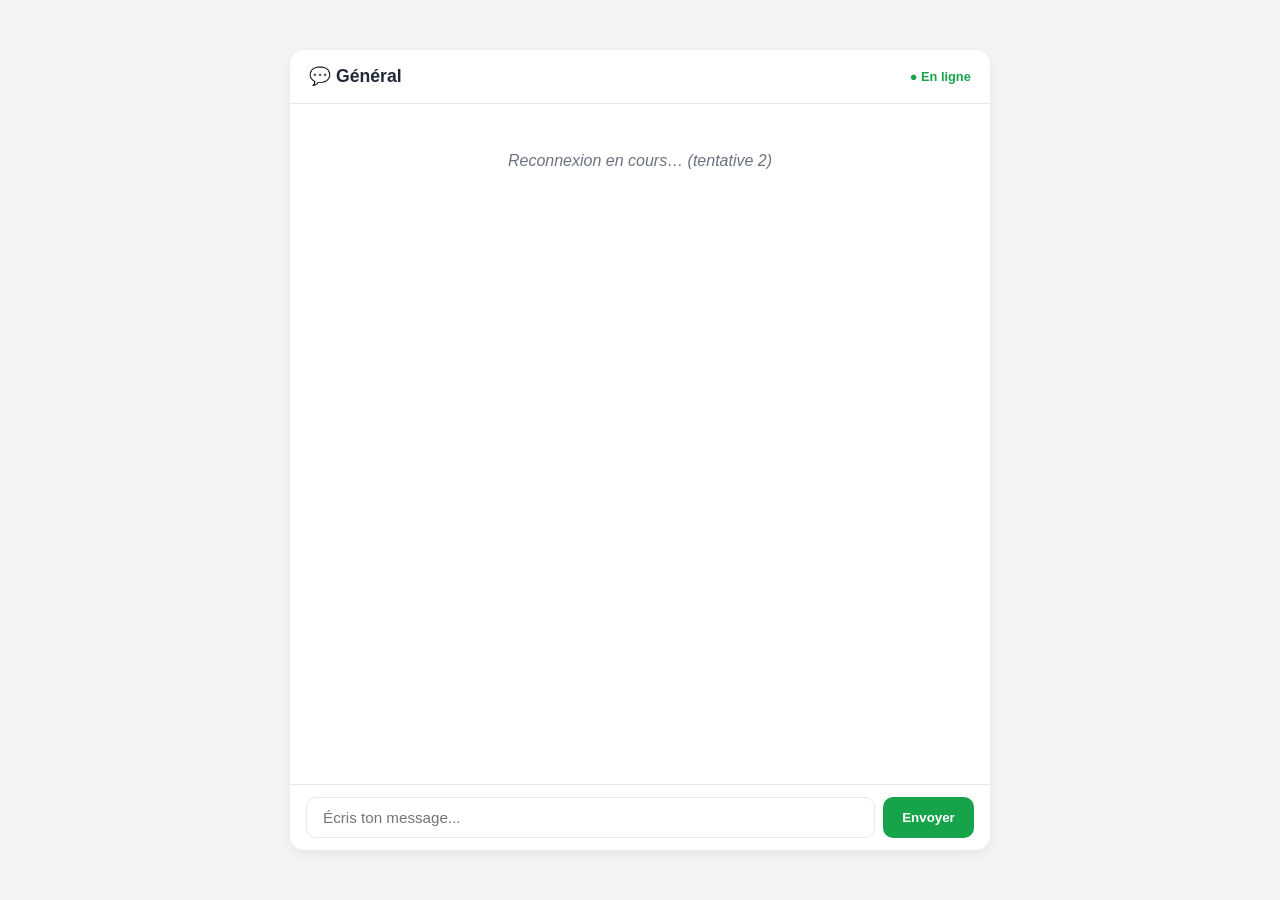
<file: frontend/src/chat.html>
<!DOCTYPE html>
<html lang="fr">
    <head>
        <meta charset="UTF-8">
        <meta name="viewport" content="width=device-width, initial-scale=1.0">
        <title> SportConnect – Chat </title>
        <link rel="stylesheet" href="chat.css">
    </head>
    <body>
        <div class="chat-container">
            <div class="chat_header">
                <h2>💬 Général</h2>
                <span class="status">● En ligne</span>
            </div>
            <div id="chat_box" class="chat_box"></div>
            <form id="send" class="row_container">
                <input type="text" id="new_message" class="new_message" placeholder="Écris ton message..." autocomplete="off">
                <button type="submit">Envoyer</button>
            </form>
        </div>
        <script src="chat/chat-client.js"></script>
        <script src="chat/chat.js"></script>
    </body>
</html>
</file>
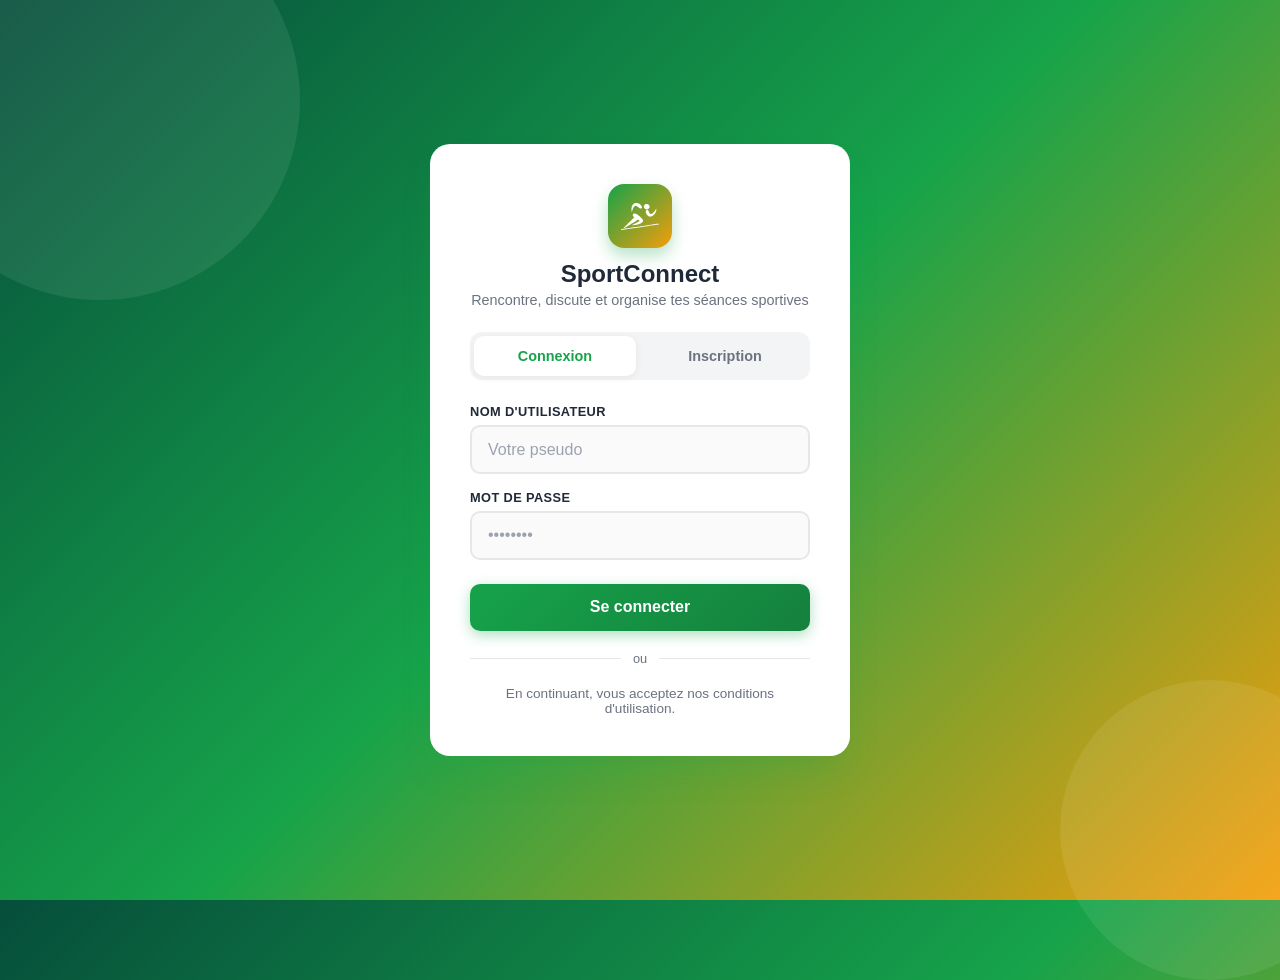
<file: frontend/src/login.html>
<!DOCTYPE html>
<html lang="fr">
<head>
  <meta charset="UTF-8">
  <meta name="viewport" content="width=device-width, initial-scale=1.0">
  <title>SportConnect – Connexion</title>
  <link rel="icon" type="image/svg+xml" href="assets/logo.svg">
  <link rel="stylesheet" href="login.css">
</head>
<body>
  <div class="login-card">
    <div class="brand">
      <div class="brand-icon">
        <img src="assets/logo.svg" alt="SportConnect Logo">
      </div>
      <h1>SportConnect</h1>
      <p>Rencontre, discute et organise tes séances sportives</p>
    </div>

    <div class="tabs">
      <button class="tab-btn active" data-tab="login">Connexion</button>
      <button class="tab-btn" data-tab="register">Inscription</button>
    </div>

    <div id="msg-error" class="error-msg"></div>
    <div id="msg-success" class="success-msg"></div>

    <!-- Login Form -->
    <div id="login" class="form-section active">
      <div class="input-group">
        <label for="username">Nom d'utilisateur</label>
        <input type="text" id="username" placeholder="Votre pseudo" autocomplete="username">
      </div>
      <div class="input-group">
        <label for="mdp">Mot de passe</label>
        <input type="password" id="mdp" placeholder="••••••••" autocomplete="current-password">
      </div>
      <button id="send" class="submit-btn">Se connecter</button>
    </div>

    <!-- Register Form -->
    <div id="register" class="form-section">
      <div class="input-group">
        <label for="usernameR">Nom d'utilisateur</label>
        <input type="text" id="usernameR" placeholder="Choisissez un pseudo" autocomplete="username">
      </div>
      <div class="input-group">
        <label for="mdpR">Mot de passe</label>
        <input type="password" id="mdpR" placeholder="••••••••" autocomplete="new-password">
      </div>
      <button id="sendR" class="submit-btn">Créer mon compte</button>
    </div>

    <div class="divider"><span>ou</span></div>
    <p style="text-align:center; color:#6b7280; font-size:0.85rem;">
      En continuant, vous acceptez nos conditions d'utilisation.
    </p>
  </div>

  <script src="auth/auth.js"></script>
</body>
</html>
</file>
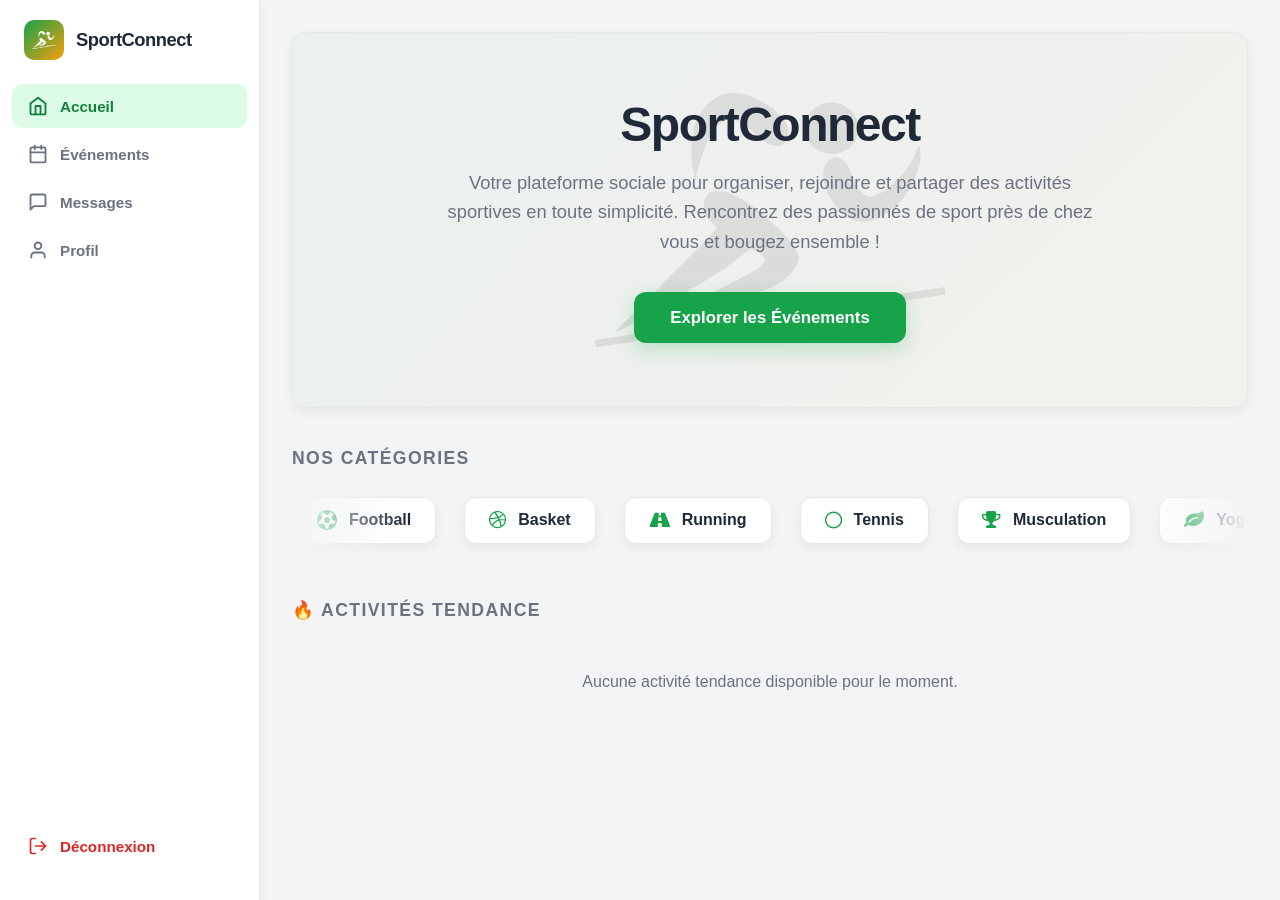
<file: frontend/src/main.html>
<!DOCTYPE html>
<html lang="fr">
<head>
  <meta charset="UTF-8">
  <meta name="viewport" content="width=device-width, initial-scale=1.0">
  <title>SportConnect – Accueil</title>
  <link rel="icon" type="image/svg+xml" href="assets/logo.svg">
  <link rel="stylesheet" href="main.css">
  <link rel="stylesheet" href="https://cdnjs.cloudflare.com/ajax/libs/font-awesome/4.3.0/css/font-awesome.min.css">
</head>
<body>
  <!-- Overlay de transition pour le changement de thème -->
  <div class="theme-transition-overlay" id="theme-transition-overlay"></div>

  <!-- Arrière-plan d'icônes de sport flottantes -->
  <div class="ambient-sports-backdrop" id="ambient-sports-backdrop"></div>

  <!-- Sidebar -->
  <aside class="sidebar" id="sidebar">
    <div class="sidebar-brand">
      <div class="brand-icon">
        <img src="assets/logo.svg" alt="SportConnect Logo">
      </div>
      <span class="brand-text">SportConnect</span>
    </div>
    <nav class="sidebar-nav">
      <button class="nav-item active" data-section="feed">
        <svg viewBox="0 0 24 24" fill="none" stroke="currentColor" stroke-width="2" stroke-linecap="round" stroke-linejoin="round"><path d="M3 9l9-7 9 7v11a2 2 0 0 1-2 2H5a2 2 0 0 1-2-2z"></path><polyline points="9 22 9 12 15 12 15 22"></polyline></svg>
        <span>Accueil</span>
      </button>
      <button class="nav-item" data-section="events">
        <svg viewBox="0 0 24 24" fill="none" stroke="currentColor" stroke-width="2" stroke-linecap="round" stroke-linejoin="round"><rect x="3" y="4" width="18" height="18" rx="2" ry="2"></rect><line x1="16" y1="2" x2="16" y2="6"></line><line x1="8" y1="2" x2="8" y2="6"></line><line x1="3" y1="10" x2="21" y2="10"></line></svg>
        <span>Événements</span>
      </button>
      <button class="nav-item" data-section="chat">
        <svg viewBox="0 0 24 24" fill="none" stroke="currentColor" stroke-width="2" stroke-linecap="round" stroke-linejoin="round"><path d="M21 15a2 2 0 0 1-2 2H7l-4 4V5a2 2 0 0 1 2-2h14a2 2 0 0 1 2 2z"></path></svg>
        <span>Messages</span>
      </button>
      <button class="nav-item" data-section="profile">
        <svg viewBox="0 0 24 24" fill="none" stroke="currentColor" stroke-width="2" stroke-linecap="round" stroke-linejoin="round"><path d="M20 21v-2a4 4 0 0 0-4-4H8a4 4 0 0 0-4 4v2"></path><circle cx="12" cy="7" r="4"></circle></svg>
        <span>Profil</span>
      </button>
    </nav>
    <!-- Conteneur pour le logo du sport actif (en gros, en bas) -->
    <div class="sidebar-active-sport-logo" id="sidebar-active-sport-logo">
      <i class="fa fa-globe"></i>
    </div>
    <button class="logout-btn" id="logout">
      <svg viewBox="0 0 24 24" fill="none" stroke="currentColor" stroke-width="2" stroke-linecap="round" stroke-linejoin="round"><path d="M9 21H5a2 2 0 0 1-2-2V5a2 2 0 0 1 2-2h4"></path><polyline points="16 17 21 12 16 7"></polyline><line x1="21" y1="12" x2="9" y2="12"></line></svg>
      <span>Déconnexion</span>
    </button>
  </aside>

  <!-- Mobile header -->
  <header class="mobile-header">
    <button class="menu-toggle" id="menu-toggle">
      <svg viewBox="0 0 24 24" fill="none" stroke="currentColor" stroke-width="2" stroke-linecap="round" stroke-linejoin="round"><line x1="3" y1="12" x2="21" y2="12"></line><line x1="3" y1="6" x2="21" y2="6"></line><line x1="3" y1="18" x2="21" y2="18"></line></svg>
    </button>
    <span class="mobile-title">SportConnect</span>
    <div class="mobile-avatar">SC</div>
  </header>

  <!-- Main content -->
  <main class="main-content">
    <!-- Feed section -->
    <section id="feed" class="content-section active">
      <!-- Hero Section / Présentation du site -->
      <div class="hero-section">
        <h1 class="hero-title enter-1">SportConnect</h1>
        <p class="hero-subtitle enter-2">Votre plateforme sociale pour organiser, rejoindre et partager des activités sportives en toute simplicité. Rencontrez des passionnés de sport près de chez vous et bougez ensemble !</p>
        <div class="hero-actions enter-3">
          <button class="btn-primary hero-btn" onclick="showSection('events')">Explorer les Événements</button>
        </div>
      </div>

      <!-- Carrousel défilant des catégories -->
      <div class="categories-marquee-container enter-3">
        <h3 class="section-title">Nos Catégories</h3>
        <div class="categories-marquee">
          <div class="categories-marquee-track" id="categories-marquee-track">
            <!-- Inséré dynamiquement par JS -->
          </div>
        </div>
      </div>

      <!-- Événements tendance -->
      <div class="trending-section enter-4">
        <h3 class="section-title">🔥 Activités Tendance</h3>
        <div class="feed-grid" id="feed-grid">
          <!-- Populé dynamiquement par JS -->
        </div>
      </div>
    </section>

    <!-- Events section -->
    <section id="events" class="content-section">
      <div class="events-layout">
        <!-- Sidebar des catégories pour filtrer les événements -->
        <aside class="events-categories-sidebar enter-1">
          <h3>Sports</h3>
          <div class="events-categories-list" id="events-categories-list">
            <!-- Inséré dynamiquement par JS -->
          </div>
        </aside>

        <!-- Contenu principal des événements -->
        <div class="events-main-area">
          <div class="page-header enter-1">
            <div style="display: flex; align-items: center; justify-content: space-between; gap: 1rem;">
              <h2 id="events-page-title">Événements sportifs</h2>
              <button id="events-follow-sport-btn" class="btn-primary" style="display: none;"></button>
            </div>
            <p>Rejoins ou crée une séance près de chez toi</p>
          </div>
          <div class="events-toolbar enter-2">
            <input type="text" id="event-search" placeholder="Rechercher un sport, une ville...">
            <button class="btn-primary" id="btn-create-event">+ Créer un événement</button>
          </div>
          <div class="events-grid enter-3" id="events-grid">
            <!-- Events inserted by JS -->
          </div>
          <!-- Filigrane de sport décoratif en bas à droite de la grille -->
          <div class="events-grid-sport-watermark" id="events-grid-sport-watermark">
            <i class="fa fa-globe"></i>
          </div>
        </div>
      </div>
    </section>

    <!-- Categories section -->
    <section id="categories" class="content-section">
      <div id="categories-main">
        <div class="page-header enter-1">
          <h2>Catégories</h2>
          <p>Explore les activités par sport</p>
        </div>
        <div class="categories-grid enter-2" id="categories-grid">
          <!-- Categories inserted by JS -->
        </div>
      </div>
      <div id="category-detail" style="display: none;">
        <div class="page-header">
          <button class="btn-secondary" id="btn-back-categories" style="margin-bottom: 1rem; display: inline-flex; align-items: center; gap: 0.5rem;">
            <svg viewBox="0 0 24 24" width="16" height="16" fill="none" stroke="currentColor" stroke-width="2" stroke-linecap="round" stroke-linejoin="round"><line x1="19" y1="12" x2="5" y2="12"></line><polyline points="12 19 5 12 12 5"></polyline></svg>
            Retour
          </button>
          <div style="display: flex; align-items: center; justify-content: space-between;">
            <h2 id="category-detail-title">Catégorie</h2>
            <button id="btn-follow-category" class="btn-primary">Suivre</button>
          </div>
          <p>Activités disponibles pour cette catégorie</p>
        </div>
        <div class="events-grid" id="category-events-grid">
          <!-- Events inserted by JS -->
        </div>
      </div>
    </section>

    <!-- Chat section -->
    <section id="chat" class="content-section">
      <div class="chat-layout">
        <div class="chat-sidebar enter-1">
          <h3>Conversations</h3>
          <div class="chat-rooms" id="chat-rooms">
            <div class="chat-loading">Chargement des conversations…</div>
          </div>
        </div>
        <div class="chat-main enter-2">
          <div class="chat-header">
            <span class="chat-title" id="chat-title">Général</span>
            <span class="chat-status">● En ligne</span>
          </div>
          <div id="chat-box" class="chat-box"></div>
          <form id="send" class="chat-input-row">
            <input type="text" id="new_message" class="new_message" placeholder="Écris ton message..." autocomplete="off">
            <button type="submit" class="send-btn">
              <svg viewBox="0 0 24 24" fill="none" stroke="currentColor" stroke-width="2" stroke-linecap="round" stroke-linejoin="round"><line x1="22" y1="2" x2="11" y2="13"></line><polygon points="22 2 15 22 11 13 2 9 22 2"></polygon></svg>
            </button>
          </form>
        </div>
        <div class="chat-users-sidebar enter-3">
          <h3>Utilisateurs en ligne</h3>
          <ul id="users-online" class="users-online-list">
            <!-- Populated dynamically -->
          </ul>
        </div>
      </div>
    </section>

    <!-- Profile section -->
    <section id="profile" class="content-section">
      <div class="profile-wrapper">

        <!-- Carte hero -->
        <div class="profile-card">
          <div class="profile-banner enter-1">
            <div class="profile-banner-pattern"></div>
          </div>
          <div class="profile-body">
            <div class="profile-top-row">
              <div class="profile-avatar-wrap">
                <div class="profile-avatar-large enter-2" id="profile-avatar">SC</div>
                <span class="profile-avatar-status"></span>
              </div>
              <button class="btn-edit-profile" id="btn-edit-profile">
                <svg viewBox="0 0 24 24" fill="none" stroke="currentColor" stroke-width="2" stroke-linecap="round" stroke-linejoin="round"><path d="M11 4H4a2 2 0 0 0-2 2v14a2 2 0 0 0 2 2h14a2 2 0 0 0 2-2v-7"></path><path d="M18.5 2.5a2.121 2.121 0 0 1 3 3L12 15l-4 1 1-4 9.5-9.5z"></path></svg>
                Modifier le profil
              </button>
            </div>
            <div class="profile-info">
              <h2 id="profile-username">Utilisateur</h2>
              <span class="profile-role-badge" style="display: inline-flex; align-items: center; gap: 4px;">
                <svg viewBox="0 0 24 24" fill="none" stroke="currentColor" stroke-width="2" stroke-linecap="round" stroke-linejoin="round" style="width: 14px; height: 14px;">
                  <circle cx="12" cy="8" r="7"></circle>
                  <polyline points="8.21 13.89 7 23 12 20 17 23 15.79 13.88"></polyline>
                </svg>
                Membre SportConnect
              </span>
              <p class="profile-bio" id="profile-bio-display">Passionné de sport et de rencontres. Rejoins-moi pour une session !</p>
            </div>
            <div class="profile-stats">
              <div class="stat">
                <span class="stat-value" id="stat-events">–</span>
                <span class="stat-label">Événements</span>
              </div>
              <div class="stat">
                <span class="stat-value" id="stat-sports">–</span>
                <span class="stat-label">Sports suivis</span>
              </div>
              <div class="stat">
                <span class="stat-value" id="stat-upcoming">–</span>
                <span class="stat-label">À venir</span>
              </div>
            </div>
          </div>
        </div>

        <!-- Onglets profil -->
        <div class="profile-tabs" role="tablist">
          <button class="profile-tab active" data-ptab="overview" role="tab">Aperçu</button>
          <button class="profile-tab" data-ptab="events" role="tab">Mes événements</button>
          <button class="profile-tab" data-ptab="sports" role="tab">Mes sports</button>
          <button class="profile-tab" data-ptab="settings" role="tab">Paramètres</button>
        </div>

        <!-- ── Onglet : Aperçu ── -->
        <div class="profile-tab-content active" id="ptab-overview">
          <div class="overview-cards-row">
            <div class="overview-stat-card">
              <div class="osc-icon">
                <svg viewBox="0 0 24 24" fill="none" stroke="currentColor" stroke-width="2" stroke-linecap="round" stroke-linejoin="round">
                  <rect x="3" y="4" width="18" height="18" rx="2" ry="2"></rect>
                  <line x1="16" y1="2" x2="16" y2="6"></line>
                  <line x1="8" y1="2" x2="8" y2="6"></line>
                  <line x1="3" y1="10" x2="21" y2="10"></line>
                </svg>
              </div>
              <span class="osc-value" id="ov-events">0</span>
              <span class="osc-label">Événements rejoints</span>
            </div>
            <div class="overview-stat-card">
              <div class="osc-icon">
                <svg viewBox="0 0 24 24" fill="none" stroke="currentColor" stroke-width="2" stroke-linecap="round" stroke-linejoin="round">
                  <path d="M8.5 14.5A2.5 2.5 0 0 0 11 12c0-1.38-.5-2-1-3-1.072-2.143-.224-4.054 2-6 .5 2.5 2 4.9 4 6.5 2 1.6 3 3.5 3 5.5a7 7 0 1 1-14 0c0-1.153.433-2.294 1-3a2.5 2.5 0 0 0 2.5 2.5z"></path>
                </svg>
              </div>
              <span class="osc-value" id="ov-upcoming">0</span>
              <span class="osc-label">Prochaines sessions</span>
            </div>
            <div class="overview-stat-card">
              <div class="osc-icon">
                <svg viewBox="0 0 24 24" fill="none" stroke="currentColor" stroke-width="2" stroke-linecap="round" stroke-linejoin="round">
                  <circle cx="12" cy="8" r="6"></circle>
                  <path d="M15.477 12.89 17 22l-5-3-5 3 1.523-9.11"></path>
                </svg>
              </div>
              <span class="osc-value" id="ov-sports">0</span>
              <span class="osc-label">Sports pratiqués</span>
            </div>
          </div>

          <div class="profile-section">
            <div class="profile-section-title">
              <svg viewBox="0 0 24 24" fill="none" stroke="currentColor" stroke-width="2" width="18" height="18" stroke-linecap="round" stroke-linejoin="round"><rect x="3" y="4" width="18" height="18" rx="2"/><line x1="16" y1="2" x2="16" y2="6"/><line x1="8" y1="2" x2="8" y2="6"/><line x1="3" y1="10" x2="21" y2="10"/></svg>
              Prochains événements
            </div>
            <div id="upcoming-events-list"><p class="profile-empty">Chargement…</p></div>
          </div>

          <div class="profile-section">
            <div class="profile-section-title">
              <svg viewBox="0 0 24 24" fill="none" stroke="currentColor" stroke-width="2" width="18" height="18" stroke-linecap="round" stroke-linejoin="round"><circle cx="12" cy="8" r="4"/><path d="M4 20c0-4 3.6-7 8-7s8 3 8 7"/></svg>
              Sports suivis
            </div>
            <div class="profile-sports-grid" id="overview-sports-list"><p class="profile-empty">Chargement…</p></div>
          </div>
        </div>

        <!-- ── Onglet : Événements ── -->
        <div class="profile-tab-content" id="ptab-events">
          <div class="profile-section">
            <div class="profile-section-title" style="justify-content:space-between;flex-wrap:wrap;gap:.5rem">
              <span style="display:flex;align-items:center;gap:.5rem">
                <svg viewBox="0 0 24 24" fill="none" stroke="currentColor" stroke-width="2" width="18" height="18" stroke-linecap="round" stroke-linejoin="round"><rect x="3" y="4" width="18" height="18" rx="2"/><line x1="16" y1="2" x2="16" y2="6"/><line x1="8" y1="2" x2="8" y2="6"/><line x1="3" y1="10" x2="21" y2="10"/></svg>
                Mes événements
              </span>
              <div class="events-filter-tabs">
                <button class="filter-tab active" data-efilter="upcoming" id="efilter-upcoming">À venir</button>
                <button class="filter-tab" data-efilter="past" id="efilter-past">Passés</button>
                <button class="filter-tab" data-efilter="all" id="efilter-all">Tous</button>
              </div>
            </div>
            <div id="my-events-list"><p class="profile-empty">Chargement…</p></div>
          </div>
        </div>

        <!-- ── Onglet : Sports ── -->
        <div class="profile-tab-content" id="ptab-sports">
          <div class="profile-section">
            <div class="profile-section-title">
              <svg viewBox="0 0 24 24" fill="none" stroke="currentColor" stroke-width="2" width="18" height="18" stroke-linecap="round" stroke-linejoin="round"><circle cx="12" cy="8" r="4"/><path d="M4 20c0-4 3.6-7 8-7s8 3 8 7"/></svg>
              Mes sports &amp; catégories
            </div>
            <div class="profile-sports-grid large" id="my-sports-list"><p class="profile-empty">Chargement…</p></div>
          </div>
          <div class="profile-section">
            <div class="profile-section-title" style="display: inline-flex; align-items: center; gap: 6px;">
              <svg viewBox="0 0 24 24" fill="none" stroke="currentColor" stroke-width="2" stroke-linecap="round" stroke-linejoin="round" width="18" height="18">
                <line x1="18" y1="20" x2="18" y2="10"></line>
                <line x1="12" y1="20" x2="12" y2="4"></line>
                <line x1="6" y1="20" x2="6" y2="14"></line>
              </svg>
              Sports par activité
            </div>
            <div class="sport-activity-list" id="sport-activity-list"><p class="profile-empty">Chargement…</p></div>
          </div>
        </div>

        <!-- ── Onglet : Paramètres ── -->
        <div class="profile-tab-content" id="ptab-settings">
          <div class="profile-section">
            <div class="profile-section-title">
              <svg viewBox="0 0 24 24" fill="none" stroke="currentColor" stroke-width="2" width="18" height="18" stroke-linecap="round" stroke-linejoin="round"><circle cx="12" cy="12" r="3"/><path d="M19.4 15a1.65 1.65 0 0 0 .33 1.82l.06.06a2 2 0 0 1-2.83 2.83l-.06-.06a1.65 1.65 0 0 0-1.82-.33 1.65 1.65 0 0 0-1 1.51V21a2 2 0 0 1-4 0v-.09A1.65 1.65 0 0 0 9 19.4a1.65 1.65 0 0 0-1.82.33l-.06.06a2 2 0 0 1-2.83-2.83l.06-.06A1.65 1.65 0 0 0 4.68 15a1.65 1.65 0 0 0-1.51-1H3a2 2 0 0 1 0-4h.09A1.65 1.65 0 0 0 4.6 9a1.65 1.65 0 0 0-.33-1.82l-.06-.06a2 2 0 0 1 2.83-2.83l.06.06A1.65 1.65 0 0 0 9 4.68a1.65 1.65 0 0 0 1-1.51V3a2 2 0 0 1 4 0v.09a1.65 1.65 0 0 0 1 1.51 1.65 1.65 0 0 0 1.82-.33l.06-.06a2 2 0 0 1 2.83 2.83l-.06.06A1.65 1.65 0 0 0 19.4 9a1.65 1.65 0 0 0 1.51 1H21a2 2 0 0 1 0 4h-.09a1.65 1.65 0 0 0-1.51 1z"/></svg>
              Informations du compte
            </div>
            <div class="settings-list">
              <div class="setting-row">
                <div class="setting-row-info">
                  <span class="setting-row-label">Nom d'utilisateur</span>
                  <span class="setting-row-value" id="setting-username">–</span>
                </div>
                <span class="setting-locked-badge">🔒 Non modifiable</span>
              </div>
              <div class="setting-row">
                <div class="setting-row-info">
                  <span class="setting-row-label">Biographie</span>
                  <span class="setting-row-value" id="setting-bio">–</span>
                </div>
                <button class="setting-edit-btn" id="btn-settings-edit-bio">Modifier</button>
              </div>
            </div>
          </div>

          <div class="profile-section">
            <div class="profile-section-title">
              <svg viewBox="0 0 24 24" fill="none" stroke="currentColor" stroke-width="2" width="18" height="18" stroke-linecap="round" stroke-linejoin="round"><rect x="3" y="11" width="18" height="11" rx="2"/><path d="M7 11V7a5 5 0 0 1 10 0v4"/></svg>
              Sécurité
            </div>
            <form class="change-password-form" id="change-password-form">
              <div class="form-group">
                <label for="cp-current">Mot de passe actuel</label>
                <div class="input-pw-wrap">
                  <input type="password" id="cp-current" placeholder="••••••••" autocomplete="current-password">
                  <button type="button" class="toggle-pw" data-target="cp-current">👁</button>
                </div>
              </div>
              <div class="form-row">
                <div class="form-group">
                  <label for="cp-new">Nouveau mot de passe</label>
                  <div class="input-pw-wrap">
                    <input type="password" id="cp-new" placeholder="••••••••" autocomplete="new-password">
                    <button type="button" class="toggle-pw" data-target="cp-new">👁</button>
                  </div>
                </div>
                <div class="form-group">
                  <label for="cp-confirm">Confirmer</label>
                  <div class="input-pw-wrap">
                    <input type="password" id="cp-confirm" placeholder="••••••••" autocomplete="new-password">
                    <button type="button" class="toggle-pw" data-target="cp-confirm">👁</button>
                  </div>
                </div>
              </div>
              <div class="pw-strength-bar" id="pw-strength-bar"><div id="pw-strength-fill"></div></div>
              <p class="pw-strength-label" id="pw-strength-label"></p>
              <div id="cp-msg" class="cp-message"></div>
              <button type="submit" class="btn-primary" id="btn-change-pw">Changer mon mot de passe</button>
            </form>
          </div>

          <div class="profile-section danger-zone">
            <div class="profile-section-title danger-title">
              <svg viewBox="0 0 24 24" fill="none" stroke="currentColor" stroke-width="2" width="18" height="18" stroke-linecap="round" stroke-linejoin="round"><path d="M10.29 3.86L1.82 18a2 2 0 0 0 1.71 3h16.94a2 2 0 0 0 1.71-3L13.71 3.86a2 2 0 0 0-3.42 0z"/><line x1="12" y1="9" x2="12" y2="13"/><line x1="12" y1="17" x2="12.01" y2="17"/></svg>
              Zone dangereuse
            </div>
            <p class="danger-desc">Ces actions sont irréversibles. Proceed with caution.</p>
            <div class="danger-actions">
              <button class="btn-danger" id="btn-logout-profile">Se déconnecter</button>
            </div>
          </div>
        </div>

      </div>

      <!-- ── Modal : Modifier le profil ── -->
      <div class="modal-overlay" id="edit-profile-modal">
        <div class="modal">
          <div class="modal-header">
            <h3>Modifier le profil</h3>
            <button class="modal-close" id="edit-profile-close">&times;</button>
          </div>
          <div class="modal-body">
            <div class="modal-avatar-preview">
              <div class="profile-avatar-large" id="modal-avatar-preview">SC</div>
              <span class="modal-avatar-hint">Avatar généré depuis vos initiales</span>
            </div>
            <div class="form-group">
              <label>Nom d'utilisateur</label>
              <input type="text" id="edit-username-display" disabled style="background:var(--bg);color:var(--text-muted);cursor:not-allowed">
            </div>
            <div class="form-group">
              <label for="edit-bio-input">Biographie <span style="color:var(--text-muted);font-weight:400">(max 160 car.)</span></label>
              <textarea id="edit-bio-input" rows="3" maxlength="160" placeholder="Parle de toi et de tes sports préférés…"></textarea>
              <span class="bio-char-count"><span id="bio-char-current">0</span>/160</span>
            </div>
            <div class="modal-footer">
              <button class="btn-secondary" id="edit-profile-cancel">Annuler</button>
              <button class="btn-primary" id="btn-save-profile">Enregistrer</button>
            </div>
          </div>
        </div>
      </div>

    </section>
  </main>

  <script src="chat/chat-client.js"></script>

  <!-- Create Event Modal -->
  <div class="modal-overlay" id="create-event-modal">
    <div class="modal">
      <div class="modal-header">
        <h3>Créer un événement</h3>
        <button class="modal-close" id="modal-close">&times;</button>
      </div>
      <form id="create-event-form" class="modal-body">
        <div class="form-group">
          <label for="ev-title">Titre</label>
          <input type="text" id="ev-title" placeholder="Ex: Match de foot 5v5" required>
        </div>
        <div class="form-group">
          <label for="ev-sport-select">Sport</label>
          <select id="ev-sport-select" required>
            <option value="" disabled selected>Choisir un sport...</option>
            <option value="Football">Football</option>
            <option value="Basket">Basket</option>
            <option value="Running">Running</option>
            <option value="Tennis">Tennis</option>
            <option value="Musculation">Musculation</option>
            <option value="Yoga">Yoga</option>
            <option value="Escalade">Escalade</option>
            <option value="Cyclisme">Cyclisme</option>
            <option value="Natation">Natation</option>
            <option value="Badminton">Badminton</option>
            <option value="autre">Autre (saisir manuellement)...</option>
          </select>
        </div>
        <div class="form-group" id="ev-sport-custom-container" style="display: none; margin-top: 0.5rem;">
          <label for="ev-sport-custom">Nom du sport personnalisé</label>
          <input type="text" id="ev-sport-custom" placeholder="Ex: Canoë-kayak">
        </div>
        <div class="form-group">
          <label for="ev-location">Lieu</label>
          <input type="text" id="ev-location" placeholder="Ex: Stade Richter, Montpellier" required>
        </div>
        
        <div id="create-event-error" style="display: none; background: #fef2f2; color: #dc2626; padding: 0.75rem; border-radius: 8px; border: 1px solid #fecaca; font-size: 0.85rem; font-weight: 600; display: flex; align-items: center; gap: 0.5rem; margin-top: 0.5rem;">
          <svg viewBox="0 0 24 24" width="16" height="16" fill="none" stroke="currentColor" stroke-width="2" stroke-linecap="round" stroke-linejoin="round"><circle cx="12" cy="12" r="10"></circle><line x1="12" y1="8" x2="12" y2="12"></line><line x1="12" y1="16" x2="12.01" y2="16"></line></svg>
          <span id="create-event-error-text">Message d'erreur</span>
        </div>

        <div class="form-row">
          <div class="form-group">
            <label for="ev-date">Date</label>
            <input type="date" id="ev-date" required>
          </div>
          <div class="form-group">
            <label for="ev-time">Heure</label>
            <input type="time" id="ev-time" required>
          </div>
          <div class="form-group">
            <label for="ev-capacity">Capacité</label>
            <input type="number" id="ev-capacity" min="2" max="500" value="10" required>
          </div>
        </div>
        <div class="modal-footer">
          <button type="button" class="btn-secondary" id="modal-cancel">Annuler</button>
          <button type="submit" class="btn-primary">Créer l'événement</button>
        </div>
      </form>
    </div>
  </div>

  <!-- ── Modal : Voir le profil ── -->
  <div class="modal-overlay" id="view-profile-modal">
    <div class="modal">
      <div class="modal-header">
        <h3>Profil de l'utilisateur</h3>
        <button class="modal-close" id="view-profile-close">&times;</button>
      </div>
      <div class="modal-body">
        <div class="modal-avatar-preview" style="margin-bottom: 1.5rem;">
          <div class="profile-avatar-large" id="view-profile-avatar">SC</div>
          <h3 id="view-profile-username" style="margin-top: 0.5rem; margin-bottom: 0.25rem;">Utilisateur</h3>
          <span class="profile-role-badge" id="view-profile-role" style="display: inline-flex; align-items: center; gap: 4px; font-size: 0.8rem; padding: 0.25rem 0.75rem;">
            Membre
          </span>
        </div>
        <div class="form-group">
          <label style="font-weight: 600;">Biographie</label>
          <div id="view-profile-bio" style="background: var(--bg); padding: 1rem; border-radius: 8px; font-size: 0.95rem; line-height: 1.5; color: var(--text); border: 1px solid var(--border); min-height: 50px; white-space: pre-wrap;">Aucune biographie.</div>
        </div>
        
        <div class="profile-stats" style="margin-top: 1.5rem; justify-content: space-around; background: var(--bg); padding: 1rem; border-radius: 8px; border: 1px solid var(--border);">
          <div class="stat">
            <span class="stat-value" id="view-profile-stat-events">0</span>
            <span class="stat-label" style="font-size: 0.75rem;">Événements</span>
          </div>
          <div class="stat">
            <span class="stat-value" id="view-profile-stat-sports">0</span>
            <span class="stat-label" style="font-size: 0.75rem;">Sports suivis</span>
          </div>
        </div>
        <div class="modal-footer" style="margin-top: 1.5rem;">
          <button class="btn-primary" id="view-profile-close-btn" style="width: 100%;">Fermer</button>
        </div>
      </div>
    </div>
  </div>

  <script src="events/events.js"></script>
  <script src="navigation/navigation.js"></script>
  <script src="categories/categories.js"></script>
  <script src="chat/chat-dashboard.js"></script>
  <script src="profile/profile.js"></script>
  <script src="auth/logout.js"></script>
</body>
</html>
</file>
<file: frontend/src/chat.css>
/* ── Standalone chat page styles ── */

:root {
  --primary: #16a34a;
  --primary-dark: #15803d;
  --bg: #f3f4f6;
  --surface: #ffffff;
  --text: #1f2937;
  --text-muted: #6b7280;
  --border: #e5e7eb;
  --radius: 14px;
  --shadow: 0 4px 12px rgba(0,0,0,0.06);
}

* { margin: 0; padding: 0; box-sizing: border-box; }

body {
  font-family: 'Segoe UI', Tahoma, Geneva, Verdana, sans-serif;
  background: var(--bg);
  color: var(--text);
  display: flex;
  justify-content: center;
  align-items: center;
  min-height: 100vh;
  padding: 1rem;
}

/* Container */
.chat-container {
  width: 100%;
  max-width: 700px;
  height: 90vh;
  max-height: 800px;
  background: var(--surface);
  border-radius: var(--radius);
  box-shadow: var(--shadow);
  display: flex;
  flex-direction: column;
  overflow: hidden;
}

.chat_header {
  padding: 1rem 1.2rem;
  border-bottom: 1px solid var(--border);
  display: flex;
  align-items: center;
  gap: 0.5rem;
}

.chat_header h2 {
  font-size: 1.1rem;
  flex: 1;
}

.chat_header .status {
  font-size: 0.8rem;
  color: var(--primary);
  font-weight: 600;
}

.chat_box {
  flex: 1;
  overflow-y: auto;
  padding: 1rem;
  display: flex;
  flex-direction: column;
  gap: 0.6rem;
}

.row_container {
  display: flex;
  gap: 0.5rem;
  padding: 0.75rem 1rem;
  border-top: 1px solid var(--border);
}

.new_message {
  flex: 1;
  padding: 0.7rem 1rem;
  border: 1px solid var(--border);
  border-radius: 10px;
  font-size: 0.95rem;
  outline: none;
}

.new_message:focus {
  border-color: var(--primary);
  box-shadow: 0 0 0 3px rgba(22, 163, 74, 0.1);
}

.row_container button {
  padding: 0.7rem 1.2rem;
  background: var(--primary);
  color: #fff;
  border: none;
  border-radius: 10px;
  font-weight: 700;
  cursor: pointer;
  transition: background 0.2s;
}

.row_container button:hover {
  background: var(--primary-dark);
}

/* Messages */
.message {
  max-width: 70%;
  padding: 0.7rem 1rem;
  border-radius: 12px;
  font-size: 0.95rem;
  line-height: 1.4;
  animation: popIn 0.25s ease;
}

@keyframes popIn {
  from { opacity: 0; transform: scale(0.96); }
  to { opacity: 1; transform: scale(1); }
}

.message.own {
  align-self: flex-end;
  background: var(--primary);
  color: #fff;
  border-bottom-right-radius: 4px;
}

.message.other {
  align-self: flex-start;
  background: var(--bg);
  color: var(--text);
  border-bottom-left-radius: 4px;
}

.message .msg-author {
  font-weight: 700;
  font-size: 0.78rem;
  margin-bottom: 0.2rem;
  opacity: 0.9;
}

.message.own .msg-author { color: #dcfce7; }
.message.other .msg-author { color: var(--primary-dark); }

.message .msg-time {
  font-size: 0.7rem;
  opacity: 0.7;
  margin-top: 0.3rem;
  text-align: right;
}

.chat-loading {
  text-align: center;
  padding: 2rem;
  color: var(--text-muted);
  font-style: italic;
}
</file>
<file: frontend/src/login.css>
/* ── Base & Reset ── */
* {
  margin: 0;
  padding: 0;
  box-sizing: border-box;
}

:root {
  --primary: #16a34a;
  --primary-dark: #15803d;
  --primary-light: #dcfce7;
  --accent: #f59e0b;
  --bg: #f3f4f6;
  --card: #ffffff;
  --text: #1f2937;
  --text-muted: #6b7280;
  --border: #e5e7eb;
  --shadow: 0 10px 25px -5px rgba(0,0,0,0.08), 0 8px 10px -6px rgba(0,0,0,0.04);
  --shadow-lg: 0 20px 35px -10px rgba(22,163,74,0.25);
}

body {
  font-family: 'Segoe UI', Tahoma, Geneva, Verdana, sans-serif;
  background: linear-gradient(135deg, #064e3b 0%, #16a34a 50%, #f59e0b 100%);
  min-height: 100vh;
  display: flex;
  align-items: center;
  justify-content: center;
  padding: 1rem;
  position: relative;
  overflow: hidden;
}

/* Animated background shapes */
body::before,
body::after {
  content: '';
  position: absolute;
  border-radius: 50%;
  opacity: 0.08;
  animation: float 8s ease-in-out infinite;
}

body::before {
  width: 400px;
  height: 400px;
  background: #fff;
  top: -100px;
  left: -100px;
}

body::after {
  width: 300px;
  height: 300px;
  background: #fff;
  bottom: -80px;
  right: -80px;
  animation-delay: -4s;
}

@keyframes float {
  0%, 100% { transform: translateY(0) scale(1); }
  50% { transform: translateY(-20px) scale(1.05); }
}

/* ── Card ── */
.login-card {
  background: var(--card);
  border-radius: 20px;
  box-shadow: var(--shadow-lg);
  width: 100%;
  max-width: 420px;
  padding: 2.5rem;
  position: relative;
  z-index: 1;
  animation: slideUp 0.6s ease-out;
}

@keyframes slideUp {
  from { opacity: 0; transform: translateY(30px); }
  to { opacity: 1; transform: translateY(0); }
}

/* ── Header / Logo area ── */
.brand {
  text-align: center;
  margin-bottom: 1.5rem;
}

.brand-icon {
  width: 64px;
  height: 64px;
  background: linear-gradient(135deg, var(--primary), var(--accent));
  border-radius: 16px;
  display: inline-flex;
  align-items: center;
  justify-content: center;
  margin-bottom: 0.75rem;
  box-shadow: 0 8px 16px rgba(22,163,74,0.3);
}

.brand-icon img {
  width: 38px;
  height: 38px;
  object-fit: contain;
  filter: brightness(0) invert(1);
}

.brand h1 {
  font-size: 1.5rem;
  color: var(--text);
  margin-bottom: 0.25rem;
}

.brand p {
  color: var(--text-muted);
  font-size: 0.9rem;
}

/* ── Tabs ── */
.tabs {
  display: flex;
  gap: 0.5rem;
  margin-bottom: 1.5rem;
  background: var(--bg);
  border-radius: 12px;
  padding: 4px;
}

.tab-btn {
  flex: 1;
  padding: 0.75rem;
  border: none;
  border-radius: 10px;
  background: transparent;
  color: var(--text-muted);
  font-weight: 600;
  font-size: 0.9rem;
  cursor: pointer;
  transition: all 0.3s ease;
}

.tab-btn:hover {
  color: var(--text);
}

.tab-btn.active {
  background: var(--card);
  color: var(--primary);
  box-shadow: 0 2px 8px rgba(0,0,0,0.06);
}

/* ── Forms ── */
.form-section {
  display: none;
  animation: fadeIn 0.3s ease;
}

.form-section.active {
  display: block;
}

@keyframes fadeIn {
  from { opacity: 0; transform: translateX(10px); }
  to { opacity: 1; transform: translateX(0); }
}

.input-group {
  margin-bottom: 1rem;
}

.input-group label {
  display: block;
  font-size: 0.8rem;
  font-weight: 600;
  color: var(--text);
  margin-bottom: 0.35rem;
  text-transform: uppercase;
  letter-spacing: 0.03em;
}

.input-group input {
  width: 100%;
  padding: 0.85rem 1rem;
  border: 2px solid var(--border);
  border-radius: 10px;
  font-size: 1rem;
  color: var(--text);
  background: #fafafa;
  transition: all 0.2s ease;
}

.input-group input:focus {
  outline: none;
  border-color: var(--primary);
  background: #fff;
  box-shadow: 0 0 0 3px rgba(22,163,74,0.1);
}

.input-group input::placeholder {
  color: #9ca3af;
}

.submit-btn {
  width: 100%;
  padding: 0.9rem;
  margin-top: 0.5rem;
  border: none;
  border-radius: 10px;
  background: linear-gradient(135deg, var(--primary), var(--primary-dark));
  color: #fff;
  font-size: 1rem;
  font-weight: 700;
  cursor: pointer;
  transition: all 0.3s ease;
  box-shadow: 0 4px 14px rgba(22,163,74,0.35);
}

.submit-btn:hover {
  transform: translateY(-2px);
  box-shadow: 0 6px 20px rgba(22,163,74,0.45);
}

.submit-btn:active {
  transform: translateY(0);
}

/* ── Divider ── */
.divider {
  display: flex;
  align-items: center;
  margin: 1.25rem 0;
  color: var(--text-muted);
  font-size: 0.8rem;
}

.divider::before,
.divider::after {
  content: '';
  flex: 1;
  height: 1px;
  background: var(--border);
}

.divider span {
  padding: 0 0.75rem;
}

/* ── Messages ── */
.error-msg {
  background: #fef2f2;
  color: #dc2626;
  padding: 0.75rem;
  border-radius: 8px;
  font-size: 0.85rem;
  margin-bottom: 1rem;
  display: none;
  border-left: 3px solid #dc2626;
}

.success-msg {
  background: #f0fdf4;
  color: #16a34a;
  padding: 0.75rem;
  border-radius: 8px;
  font-size: 0.85rem;
  margin-bottom: 1rem;
  display: none;
  border-left: 3px solid #16a34a;
}

/* ── Responsive ── */
@media (max-width: 480px) {
  .login-card {
    padding: 1.75rem;
    border-radius: 16px;
  }
}
</file>
<file: frontend/src/main.css>
/* -- Reset & Base -- */
* {
    margin: 0;
    padding: 0;
    box-sizing: border-box;
}

:root {
    --primary: #16a34a;
    --primary-dark: #15803d;
    --primary-light: #dcfce7;
    --accent: #f59e0b;
    --accent-light: #fef3c7;
    --bg: #f3f4f6;
    --surface: #ffffff;
    --text: #1f2937;
    --text-muted: #6b7280;
    --border: #e5e7eb;
    --shadow: 0 4px 12px rgba(0, 0, 0, 0.06);
    --shadow-lg: 0 12px 30px rgba(0, 0, 0, 0.08);
    --radius: 14px;
}

html {
    background: var(--bg);
}

body {
    font-family: "Segoe UI", Tahoma, Geneva, Verdana, sans-serif;
    background: transparent;
    color: var(--text);
    display: flex;
    min-height: 100vh;
}

/* -- Sidebar -- */
.sidebar {
    width: 260px;
    background: var(--surface);
    border-right: 1px solid var(--border);
    display: flex;
    flex-direction: column;
    padding: 1.25rem 0;
    position: fixed;
    height: 100vh;
    z-index: 50;
    box-shadow: var(--shadow);
}

.sidebar-brand {
    display: flex;
    align-items: center;
    gap: 0.75rem;
    padding: 0 1.5rem 1.5rem;
}

.sidebar-brand .brand-icon {
    width: 40px;
    height: 40px;
    border-radius: 10px;
    background: linear-gradient(135deg, var(--primary), var(--accent));
    display: flex;
    align-items: center;
    justify-content: center;
}

.sidebar-brand .brand-icon img {
    width: 24px;
    height: 24px;
    object-fit: contain;
    filter: brightness(0) invert(1);
}

.brand-text {
    font-weight: 800;
    font-size: 1.15rem;
    letter-spacing: -0.5px;
}

.sidebar-nav {
    flex: 1;
    padding: 0 0.75rem;
}

.nav-item {
    width: 100%;
    display: flex;
    align-items: center;
    gap: 0.75rem;
    padding: 0.75rem 1rem;
    border-radius: 10px;
    border: none;
    background: transparent;
    color: var(--text-muted);
    font-size: 0.95rem;
    font-weight: 600;
    cursor: pointer;
    transition: all 0.2s ease;
    margin-bottom: 0.25rem;
}

.nav-item svg {
    width: 20px;
    height: 20px;
    stroke-width: 2.2;
}

.nav-item:hover {
    background: var(--bg);
    color: var(--text);
}

.nav-item.active {
    background: var(--primary-light);
    color: var(--primary-dark);
}

.logout-btn {
    margin: 0.75rem;
    display: flex;
    align-items: center;
    gap: 0.75rem;
    padding: 0.75rem 1rem;
    border-radius: 10px;
    border: none;
    background: transparent;
    color: #dc2626;
    font-size: 0.95rem;
    font-weight: 600;
    cursor: pointer;
    transition: background 0.2s;
}

.logout-btn:hover {
    background: #fef2f2;
}

.logout-btn svg {
    width: 20px;
    height: 20px;
}

/* -- Logo du sport actif en bas de la barre latérale (décoratif, noir et blanc) -- */
.sidebar-active-sport-logo {
    display: none; /* Géré dynamiquement par JS selon l'onglet actif */
    align-items: center;
    justify-content: center;
    margin: 2.5rem auto 1rem;
    width: 120px;
    height: 120px;
    color: #1f2937;
    font-size: 6.5rem; /* Taille intermédiaire */
    pointer-events: none;
    user-select: none;
    opacity: 0.25; /* Effet filigrane discret */
    transition:
        transform 0.25s ease,
        opacity 0.25s ease;
}

/* -- Mobile header -- */
.mobile-header {
    display: none;
    position: fixed;
    top: 0;
    left: 0;
    right: 0;
    height: 56px;
    background: var(--surface);
    border-bottom: 1px solid var(--border);
    align-items: center;
    justify-content: space-between;
    padding: 0 1rem;
    z-index: 40;
}

.menu-toggle {
    background: none;
    border: none;
    cursor: pointer;
}

.menu-toggle svg {
    width: 24px;
    height: 24px;
    color: var(--text);
}

.mobile-title {
    font-weight: 700;
    font-size: 1.1rem;
}

.mobile-avatar {
    width: 32px;
    height: 32px;
    border-radius: 50%;
    background: var(--primary);
    color: #fff;
    display: flex;
    align-items: center;
    justify-content: center;
    font-weight: 700;
    font-size: 0.75rem;
}

/* -- Main content -- */
.main-content {
    margin-left: 260px;
    flex: 1;
    padding: 2rem;
    max-width: 1100px;
    overflow-x: hidden;
    position: relative;
}

.page-header {
    margin-bottom: 1.5rem;
}

.page-header h2 {
    font-size: 1.6rem;
    margin-bottom: 0.3rem;
}

.page-header p {
    color: var(--text-muted);
    font-size: 0.95rem;
}

/* -- Sections -- */
.content-section {
    display: none;
}

.content-section.active {
    display: block;
}

@keyframes fadeIn {
    from {
        opacity: 0;
        transform: translateY(8px);
    }

    to {
        opacity: 1;
        transform: translateY(0);
    }
}

/* -- Feed -- */
.feed-grid {
    display: grid;
    grid-template-columns: repeat(auto-fill, minmax(280px, 1fr));
    gap: 1.25rem;
}

.feed-card {
    background: var(--surface);
    border-radius: var(--radius);
    box-shadow: var(--shadow);
    overflow: hidden;
    transition: transform 0.2s, box-shadow 0.2s;
    cursor: pointer;
}

.feed-card:hover {
    transform: translateY(-4px);
    box-shadow: var(--shadow-lg);
}

.feed-image {
    height: 140px;
    background: linear-gradient(135deg, var(--primary), var(--accent));
    position: relative;
    overflow: hidden;
}
.feed-image.football { background: linear-gradient(135deg, #1b4332, #2d6a4f); }
.feed-image.basket { background: linear-gradient(135deg, #8f2d0a, #d05328); }
.feed-image.running { background: linear-gradient(135deg, #7209b7, #b5179e); }
.feed-image.tennis { background: linear-gradient(135deg, #2b9348, #55a630); }
.feed-image.musculation { background: linear-gradient(135deg, #212529, #495057); }
.feed-image.yoga { background: linear-gradient(135deg, #3d348b, #7678ed); }
.feed-image.escalade { background: linear-gradient(135deg, #0077b6, #00b4d8); }
.feed-image.cyclisme { background: linear-gradient(135deg, #134611, #3e8e41); }

.feed-image-icon {
  position: absolute;
  top: 50%;
  left: 50%;
  transform: translate(-50%, -50%);
  font-size: 4rem;
  color: rgba(255,255,255,0.12);
  pointer-events: none;
}

.feed-badge {
  position: absolute;
  top: 0.75rem;
  left: 0.75rem;
  background: rgba(255,255,255,0.95);
  color: var(--primary-dark);
  font-weight:700;
  font-size: 0.7rem;
  text-transform: uppercase;
  padding:0.25rem 0.6rem;
  border-radius: 6px;
}


.feed-body {
    padding: 1rem;
}

.feed-title {
    font-weight: 700;
    margin-bottom: 0.35rem;
}

.feed-meta {
    color: var(--text-muted);
    font-size: 0.85rem;
    margin-bottom: 0.75rem;
}

.feed-footer {
    display: flex;
    align-items: center;
    justify-content: space-between;
}

.feed-avatars {
    display: flex;
}

.feed-avatars .avatar {
    width: 28px;
    height: 28px;
    border-radius: 50%;
    background: var(--border);
    border: 2px solid #fff;
    margin-left: -8px;
    display: flex;
    align-items: center;
    justify-content: center;
    font-size: 0.7rem;
    color: var(--text-muted);
}

.feed-avatars .avatar:first-child {
    margin-left: 0;
}

.join-btn {
    background: var(--primary);
    color: #fff;
    border: none;
    border-radius: 8px;
    padding: 0.45rem 0.9rem;
    font-weight: 700;
    font-size: 0.8rem;
    cursor: pointer;
    transition: background 0.2s;
}

.join-btn:hover {
    background: var(--primary-dark);
}

/* -- Events -- */
.events-toolbar {
    display: flex;
    gap: 0.75rem;
    margin-bottom: 1.25rem;
    flex-wrap: wrap;
}

.events-toolbar input {
    flex: 1;
    min-width: 220px;
    padding: 0.7rem 1rem;
    border: 1px solid var(--border);
    border-radius: 10px;
    font-size: 0.95rem;
    outline: none;
    transition: border 0.2s;
}

.events-toolbar input:focus {
    border-color: var(--primary);
    box-shadow: 0 0 0 3px rgba(22, 163, 74, 0.1);
}

.btn-primary {
    background: var(--primary);
    color: #fff;
    border: none;
    border-radius: 10px;
    padding: 0.7rem 1.1rem;
    font-weight: 700;
    cursor: pointer;
    transition: background 0.2s, transform 0.1s;
}

.btn-primary:hover {
    background: var(--primary-dark);
    transform: translateY(-1px);
}

.events-grid {
    display: grid;
    grid-template-columns: repeat(auto-fill, minmax(300px, 1fr));
    gap: 1.25rem;
}

.event-card {
    background: var(--surface);
    border-radius: var(--radius);
    box-shadow: var(--shadow);
    padding: 1.25rem;
    display: flex;
    flex-direction: column;
    gap: 0.75rem;
    transition: transform 0.2s;
}

.event-card:hover {
    transform: translateY(-3px);
    box-shadow: var(--shadow-lg);
}

.event-header {
    display: flex;
    align-items: center;
    justify-content: space-between;
}

.event-sport {
    background: var(--primary-light);
    color: var(--primary-dark);
    font-weight: 700;
    font-size: 0.7rem;
    text-transform: uppercase;
    padding: 0.25rem 0.6rem;
    border-radius: 6px;
}

.event-date {
    font-size: 0.8rem;
    color: var(--text-muted);
    font-weight: 600;
}

.event-title {
    font-weight: 700;
    font-size: 1.05rem;
}

.event-location {
    display: flex;
    align-items: center;
    gap: 0.4rem;
    color: var(--text-muted);
    font-size: 0.85rem;
}

.event-bar {
    height: 6px;
    background: var(--border);
    border-radius: 3px;
    overflow: hidden;
}

.event-bar > div {
    height: 100%;
    background: var(--primary);
    border-radius: 3px;
}

.event-footer {
    display: flex;
    align-items: center;
    justify-content: space-between;
    margin-top: auto;
}

.event-spots {
    font-size: 0.8rem;
    color: var(--text-muted);
}

.event-btn {
    background: var(--primary);
    color: #fff;
    border: none;
    border-radius: 8px;
    padding: 0.45rem 0.9rem;
    font-weight: 700;
    font-size: 0.8rem;
    cursor: pointer;
}

.event-btn:hover {
    background: var(--primary-dark);
}

.event-btn.full {
    background: var(--border);
    color: var(--text-muted);
    cursor: not-allowed;
}

/* -- Categories -- */
.categories-grid {
    display: grid;
    grid-template-columns: repeat(auto-fill, minmax(200px, 1fr));
    gap: 1.25rem;
}

.category-card {
    background: var(--surface);
    border-radius: var(--radius);
    box-shadow: var(--shadow);
    padding: 1.5rem;
    display: flex;
    flex-direction: column;
    align-items: center;
    gap: 1rem;
    transition:
        transform 0.2s,
        box-shadow 0.2s;
    cursor: pointer;
    text-align: center;
}

.category-card:hover {
    transform: translateY(-4px);
    box-shadow: var(--shadow-lg);
}

.category-icon {
    width: 64px;
    height: 64px;
    border-radius: 50%;
    background: var(--primary-light);
    color: var(--primary-dark);
    display: flex;
    align-items: center;
    justify-content: center;
    font-size: 1.8rem;
}

.category-title {
    font-weight: 700;
    font-size: 1.1rem;
}

.category-count {
    font-size: 0.85rem;
    color: var(--text-muted);
    display: flex;
    flex-direction: column;
    align-items: center;
    gap: 0.25rem;
}

.category-card.followed {
    border: 2px solid var(--primary);
}

.followed-badge {
    background: var(--primary-light);
    color: var(--primary-dark);
    font-size: 0.75rem;
    font-weight: 700;
    padding: 0.15rem 0.5rem;
    border-radius: 6px;
    text-transform: uppercase;
}

/* -- Chat layout -- */
.chat-layout {
    display: flex;
    gap: 1rem;
    height: calc(100vh - 140px);
}

.chat-sidebar {
    width: 240px;
    background: var(--surface);
    border-radius: var(--radius);
    box-shadow: var(--shadow);
    padding: 1rem;
    display: flex;
    flex-direction: column;
}

.chat-sidebar h3 {
    font-size: 0.9rem;
    text-transform: uppercase;
    color: var(--text-muted);
    letter-spacing: 0.05em;
    margin-bottom: 0.75rem;
}

.chat-rooms {
    flex: 1;
    overflow-y: auto;
}

.room-item {
    display: flex;
    align-items: center;
    gap: 0.75rem;
    padding: 0.6rem;
    border-radius: 10px;
    cursor: pointer;
    transition: background 0.15s;
}

.room-item:hover {
    background: var(--bg);
}

.room-item.active {
    background: var(--primary-light);
}

.room-avatar {
    width: 40px;
    height: 40px;
    border-radius: 50%;
    background: linear-gradient(135deg, var(--primary), var(--accent));
    color: #fff;
    display: flex;
    align-items: center;
    justify-content: center;
    font-weight: 700;
    font-size: 0.85rem;
}

.room-info {
    display: flex;
    flex-direction: column;
}

.room-name {
    font-weight: 700;
    font-size: 0.9rem;
}

.room-preview {
    font-size: 0.78rem;
    color: var(--text-muted);
}

.chat-main {
    flex: 1;
    background: var(--surface);
    border-radius: var(--radius);
    box-shadow: var(--shadow);
    display: flex;
    flex-direction: column;
    overflow: hidden;
}

.chat-header {
    padding: 0.9rem 1.1rem;
    border-bottom: 1px solid var(--border);
    display: flex;
    align-items: center;
    justify-content: space-between;
}

.chat-title {
    font-weight: 700;
}

.chat-status {
    font-size: 0.8rem;
    color: var(--primary);
    font-weight: 600;
}

.chat-users-sidebar {
    width: 200px;
    background: var(--surface);
    border-radius: var(--radius);
    box-shadow: var(--shadow);
    padding: 1rem;
    display: flex;
    flex-direction: column;
}

.chat-users-sidebar h3 {
    font-size: 0.9rem;
    text-transform: uppercase;
    color: var(--text-muted);
    letter-spacing: 0.05em;
    margin-bottom: 0.75rem;
}

.users-online-list {
    list-style: none;
    overflow-y: auto;
    flex: 1;
}

.users-online-list li {
    display: flex;
    align-items: center;
    gap: 0.5rem;
    padding: 0.5rem 0;
    font-size: 0.9rem;
    font-weight: 600;
    color: var(--text);
    border-bottom: 1px solid var(--border);
}

.users-online-list li:last-child {
    border-bottom: none;
}

.users-online-list li::before {
    content: "";
    display: inline-block;
    width: 8px;
    height: 8px;
    background: var(--primary);
    border-radius: 50%;
}

/* Chat box (same id as before for compatibility) */
#chat-box {
    flex: 1;
    overflow-y: auto;
    padding: 1rem;
    display: flex;
    flex-direction: column;
    gap: 0.6rem;
}

.chat-loading {
    text-align: center;
    padding: 2rem;
    color: var(--text-muted);
    font-style: italic;
}

.message {
    max-width: 70%;
    padding: 0.7rem 1rem;
    border-radius: 12px;
    font-size: 0.95rem;
    line-height: 1.4;
    animation: popIn 0.25s ease;
}

@keyframes popIn {
    from {
        opacity: 0;
        transform: scale(0.96);
    }

    to {
        opacity: 1;
        transform: scale(1);
    }
}

.message.own {
    align-self: flex-end;
    background: var(--primary);
    color: #fff;
    border-bottom-right-radius: 4px;
}

.message.other {
    align-self: flex-start;
    background: var(--bg);
    color: var(--text);
    border-bottom-left-radius: 4px;
}

.message .msg-author {
    font-weight: 700;
    font-size: 0.78rem;
    margin-bottom: 0.2rem;
    opacity: 0.9;
}

.message.own .msg-author {
    color: #dcfce7;
}

.message.other .msg-author {
    color: var(--primary-dark);
}

.message .msg-time {
    font-size: 0.7rem;
    opacity: 0.7;
    margin-top: 0.3rem;
    text-align: right;
}

.chat-input-row {
    display: flex;
    gap: 0.5rem;
    padding: 0.75rem 1rem;
    border-top: 1px solid var(--border);
}

.chat-input-row input {
    flex: 1;
    padding: 0.7rem 1rem;
    border: 1px solid var(--border);
    border-radius: 10px;
    font-size: 0.95rem;
    outline: none;
}

.chat-input-row input:focus {
    border-color: var(--primary);
}

.send-btn {
    width: 42px;
    height: 42px;
    border-radius: 10px;
    background: var(--primary);
    color: #fff;
    border: none;
    display: flex;
    align-items: center;
    justify-content: center;
    cursor: pointer;
    transition: background 0.2s;
}

.send-btn:hover {
    background: var(--primary-dark);
}

.send-btn svg {
    width: 18px;
    height: 18px;
}

/* ─────────────────────────────────────────────────────────────────
   PROFILE
───────────────────────────────────────────────────────────────── */
.profile-wrapper {
    max-width: 760px;
    display: flex;
    flex-direction: column;
    gap: 1.25rem;
}

/* Hero card */
.profile-card {
    background: var(--surface);
    border-radius: var(--radius);
    box-shadow: var(--shadow);
    overflow: hidden;
}

.profile-banner {
    height: 160px;
    background: linear-gradient(
        135deg,
        var(--primary) 0%,
        #22c55e 45%,
        var(--accent) 100%
    );
    position: relative;
    overflow: hidden;
}

.profile-banner-pattern {
    position: absolute;
    inset: 0;
    background-image:
        radial-gradient(
            circle at 20% 50%,
            rgba(255, 255, 255, 0.15) 1px,
            transparent 1px
        ),
        radial-gradient(
            circle at 80% 20%,
            rgba(255, 255, 255, 0.1) 1px,
            transparent 1px
        );
    background-size:
        30px 30px,
        50px 50px;
    animation: bannerFloat 8s ease-in-out infinite;
}

@keyframes bannerFloat {
    0%,
    100% {
        transform: translateY(0);
    }

    50% {
        transform: translateY(-6px);
    }
}

.profile-body {
    padding: 0 1.5rem 1.5rem;
}

.profile-top-row {
    display: flex;
    align-items: flex-end;
    justify-content: space-between;
}

.profile-avatar-wrap {
    position: relative;
}

.profile-avatar-large {
    width: 96px;
    height: 96px;
    border-radius: 50%;
    background: linear-gradient(135deg, var(--primary-dark), var(--primary));
    border: 4px solid var(--surface);
    display: flex;
    align-items: center;
    justify-content: center;
    font-weight: 800;
    font-size: 1.8rem;
    color: #fff;
    box-shadow: var(--shadow-lg);
    margin-top: -48px;
    flex-shrink: 0;
}

.profile-avatar-status {
    position: absolute;
    bottom: 6px;
    right: 4px;
    width: 14px;
    height: 14px;
    border-radius: 50%;
    background: #22c55e;
    border: 2.5px solid var(--surface);
}

.btn-edit-profile {
    display: flex;
    align-items: center;
    gap: 0.5rem;
    padding: 0.55rem 1.1rem;
    border-radius: 10px;
    border: 1.5px solid var(--border);
    background: var(--surface);
    color: var(--text);
    font-weight: 700;
    font-size: 0.85rem;
    cursor: pointer;
    transition: all 0.2s;
    margin-bottom: 0.25rem;
}

.btn-edit-profile svg {
    width: 15px;
    height: 15px;
}

.btn-edit-profile:hover {
    background: var(--primary);
    color: #fff;
    border-color: var(--primary);
}

.profile-info {
    margin-top: 0.75rem;
    margin-bottom: 1.25rem;
}

.profile-info h2 {
    font-size: 1.45rem;
    margin-bottom: 0.2rem;
}

.profile-role-badge {
    display: inline-block;
    font-size: 0.78rem;
    font-weight: 700;
    background: var(--accent-light);
    color: #92400e;
    padding: 0.15rem 0.6rem;
    border-radius: 20px;
    margin-bottom: 0.5rem;
}

.profile-bio {
    color: var(--text-muted);
    font-size: 0.9rem;
    line-height: 1.5;
}

.profile-stats {
    display: flex;
    gap: 2.5rem;
    border-top: 1px solid var(--border);
    padding-top: 1.1rem;
}

.stat {
    display: flex;
    flex-direction: column;
}

.stat-value {
    font-weight: 800;
    font-size: 1.5rem;
    color: var(--primary);
    line-height: 1.1;
}

.stat-label {
    font-size: 0.78rem;
    color: var(--text-muted);
    margin-top: 0.1rem;
}

/* Profile tabs */
.profile-tabs {
    display: flex;
    gap: 0.25rem;
    background: var(--surface);
    border-radius: var(--radius);
    box-shadow: var(--shadow);
    padding: 0.4rem;
    overflow-x: auto;
}

.profile-tab {
    flex: 1;
    min-width: max-content;
    padding: 0.55rem 1.1rem;
    border: none;
    border-radius: 8px;
    background: transparent;
    font-weight: 600;
    font-size: 0.88rem;
    color: var(--text-muted);
    cursor: pointer;
    transition: all 0.2s;
    white-space: nowrap;
}

.profile-tab:hover {
    background: var(--bg);
    color: var(--text);
}

.profile-tab.active {
    background: var(--primary);
    color: #fff;
}

/* Tab content */
.profile-tab-content {
    display: none;
    flex-direction: column;
    gap: 1.25rem;
    animation: fadeIn 0.3s ease;
}

.profile-tab-content.active {
    display: flex;
}

/* Overview cards */
.overview-cards-row {
    display: grid;
    grid-template-columns: repeat(3, 1fr);
    gap: 1rem;
}

.overview-stat-card {
    background: var(--surface);
    border-radius: var(--radius);
    box-shadow: var(--shadow);
    padding: 1.25rem;
    display: flex;
    flex-direction: column;
    align-items: center;
    gap: 0.4rem;
    text-align: center;
    transition:
        transform 0.2s,
        box-shadow 0.2s;
}

.overview-stat-card:hover {
    transform: translateY(-3px);
    box-shadow: var(--shadow-lg);
}

.osc-icon {
    display: inline-flex;
    align-items: center;
    justify-content: center;
    color: var(--primary);
    margin-bottom: 0.25rem;
}

.osc-icon svg {
    width: 28px;
    height: 28px;
    stroke-width: 2.2;
}

.osc-value {
    font-weight: 800;
    font-size: 1.6rem;
    color: var(--primary);
}

.osc-label {
    font-size: 0.8rem;
    color: var(--text-muted);
    font-weight: 500;
}

/* Profile sections */
.profile-section {
    background: var(--surface);
    border-radius: var(--radius);
    box-shadow: var(--shadow);
    padding: 1.25rem 1.5rem;
}

.profile-section-title {
    font-size: 0.95rem;
    font-weight: 700;
    margin-bottom: 1rem;
    display: flex;
    align-items: center;
    gap: 0.5rem;
    color: var(--text);
}

/* Event items */
.profile-event-item {
    display: flex;
    align-items: center;
    gap: 1rem;
    padding: 0.75rem 0;
    border-bottom: 1px solid var(--border);
    transition: background 0.15s;
}

.profile-event-item:last-child {
    border-bottom: none;
}

.profile-event-sport {
    background: var(--primary-light);
    color: var(--primary-dark);
    font-weight: 700;
    font-size: 0.7rem;
    text-transform: uppercase;
    padding: 0.25rem 0.6rem;
    border-radius: 6px;
    white-space: nowrap;
    flex-shrink: 0;
}

.profile-event-info {
    display: flex;
    flex-direction: column;
    gap: 0.15rem;
    flex: 1;
    min-width: 0;
}

.profile-event-title {
    font-weight: 600;
    font-size: 0.95rem;
    white-space: nowrap;
    overflow: hidden;
    text-overflow: ellipsis;
}

.profile-event-meta {
    font-size: 0.8rem;
    color: var(--text-muted);
}

.profile-event-past .profile-event-sport {
    background: var(--bg);
    color: var(--text-muted);
}

.profile-event-past .profile-event-title {
    color: var(--text-muted);
}

.profile-event-date-badge {
    font-size: 0.72rem;
    font-weight: 700;
    padding: 0.2rem 0.55rem;
    border-radius: 6px;
    background: var(--accent-light);
    color: #92400e;
    white-space: nowrap;
    flex-shrink: 0;
}

.profile-event-date-badge.past {
    background: var(--bg);
    color: var(--text-muted);
}

/* Filter tabs */
.events-filter-tabs {
    display: flex;
    gap: 0.3rem;
}

.filter-tab {
    padding: 0.3rem 0.75rem;
    border-radius: 20px;
    border: 1.5px solid var(--border);
    background: transparent;
    font-size: 0.8rem;
    font-weight: 600;
    color: var(--text-muted);
    cursor: pointer;
    transition: all 0.2s;
}

.filter-tab:hover {
    border-color: var(--primary);
    color: var(--primary);
}

.filter-tab.active {
    background: var(--primary);
    border-color: var(--primary);
    color: #fff;
}

/* Sports grid */
.profile-sports-grid {
    display: flex;
    flex-wrap: wrap;
    gap: 0.65rem;
}

.profile-sports-grid.large .profile-sport-tag {
    padding: 0.6rem 1.1rem;
    font-size: 0.9rem;
}

.profile-sport-tag {
    display: flex;
    align-items: center;
    gap: 0.45rem;
    background: var(--primary-light);
    color: var(--primary-dark);
    font-weight: 600;
    font-size: 0.85rem;
    padding: 0.4rem 0.9rem;
    border-radius: 20px;
    transition:
        transform 0.15s,
        box-shadow 0.15s;
}

.profile-sport-tag:hover {
    transform: scale(1.04);
    box-shadow: 0 2px 8px rgba(22, 163, 74, 0.2);
}

/* Sport activity list */
.sport-activity-list {
    display: flex;
    flex-direction: column;
    gap: 0.75rem;
}

.sport-activity-row {
    display: flex;
    align-items: center;
    gap: 1rem;
}

.sport-activity-name {
    width: 110px;
    font-weight: 600;
    font-size: 0.9rem;
    display: flex;
    align-items: center;
    gap: 0.4rem;
}

.sport-activity-bar-wrap {
    flex: 1;
    height: 8px;
    background: var(--bg);
    border-radius: 4px;
    overflow: hidden;
}

.sport-activity-bar {
    height: 100%;
    background: linear-gradient(90deg, var(--primary), #22c55e);
    border-radius: 4px;
    transition: width 0.6s ease;
}

.sport-activity-count {
    font-size: 0.8rem;
    color: var(--text-muted);
    font-weight: 700;
    width: 30px;
    text-align: right;
}

/* Settings */
.settings-list {
    display: flex;
    flex-direction: column;
}

.setting-row {
    display: flex;
    align-items: center;
    justify-content: space-between;
    padding: 0.9rem 0;
    border-bottom: 1px solid var(--border);
}

.setting-row:last-child {
    border-bottom: none;
}

.setting-row-info {
    display: flex;
    flex-direction: column;
    gap: 0.15rem;
}

.setting-row-label {
    font-size: 0.8rem;
    color: var(--text-muted);
    font-weight: 600;
    text-transform: uppercase;
    letter-spacing: 0.04em;
}

.setting-row-value {
    font-weight: 600;
    font-size: 0.95rem;
}

.setting-locked-badge {
    font-size: 0.75rem;
    color: var(--text-muted);
    background: var(--bg);
    padding: 0.2rem 0.6rem;
    border-radius: 6px;
}

.setting-edit-btn {
    padding: 0.4rem 0.9rem;
    border-radius: 8px;
    border: 1.5px solid var(--primary);
    background: transparent;
    color: var(--primary);
    font-weight: 700;
    font-size: 0.82rem;
    cursor: pointer;
    transition: all 0.2s;
}

.setting-edit-btn:hover {
    background: var(--primary);
    color: #fff;
}

/* Change password form */
.change-password-form {
    display: flex;
    flex-direction: column;
    gap: 1rem;
}

.input-pw-wrap {
    position: relative;
}

.input-pw-wrap input {
    width: 100%;
    padding-right: 2.5rem;
}

.toggle-pw {
    position: absolute;
    right: 0.7rem;
    top: 50%;
    transform: translateY(-50%);
    background: none;
    border: none;
    cursor: pointer;
    font-size: 1rem;
    opacity: 0.6;
    transition: opacity 0.2s;
    padding: 0.2rem;
}

.toggle-pw:hover {
    opacity: 1;
}

/* Password strength */
.pw-strength-bar {
    height: 6px;
    background: var(--bg);
    border-radius: 3px;
    overflow: hidden;
    margin-top: -0.25rem;
}

#pw-strength-fill {
    height: 100%;
    border-radius: 3px;
    width: 0;
    transition:
        width 0.4s ease,
        background 0.4s ease;
}

.pw-strength-label {
    font-size: 0.78rem;
    font-weight: 600;
    color: var(--text-muted);
    margin-top: 0.1rem;
}

.cp-message {
    font-size: 0.85rem;
    font-weight: 600;
    padding: 0.6rem 0.9rem;
    border-radius: 8px;
    display: none;
}

.cp-message.success {
    display: block;
    background: #dcfce7;
    color: #15803d;
}

.cp-message.error {
    display: block;
    background: #fef2f2;
    color: #dc2626;
}

/* Danger zone */
.danger-zone {
    border: 1.5px solid #fecaca;
}

.danger-title {
    color: #dc2626 !important;
}

.danger-desc {
    font-size: 0.88rem;
    color: var(--text-muted);
    margin-bottom: 1rem;
}

.danger-actions {
    display: flex;
    gap: 0.75rem;
    flex-wrap: wrap;
}

.btn-danger {
    padding: 0.6rem 1.2rem;
    border-radius: 10px;
    border: 1.5px solid #fecaca;
    background: #fef2f2;
    color: #dc2626;
    font-weight: 700;
    cursor: pointer;
    font-size: 0.88rem;
    transition: all 0.2s;
}

.btn-danger:hover {
    background: #dc2626;
    color: #fff;
    border-color: #dc2626;
}

/* Edit profile modal extras */
.modal-avatar-preview {
    display: flex;
    flex-direction: column;
    align-items: center;
    gap: 0.5rem;
    padding: 0.5rem 0 0.75rem;
}

.modal-avatar-hint {
    font-size: 0.8rem;
    color: var(--text-muted);
}

.bio-char-count {
    text-align: right;
    font-size: 0.78rem;
    color: var(--text-muted);
    display: block;
    margin-top: 0.25rem;
}

textarea {
    width: 100%;
    padding: 0.7rem 1rem;
    border: 1px solid var(--border);
    border-radius: 10px;
    font-size: 0.95rem;
    font-family: inherit;
    outline: none;
    resize: vertical;
    transition: border 0.2s;
    line-height: 1.5;
}

textarea:focus {
    border-color: var(--primary);
    box-shadow: 0 0 0 3px rgba(22, 163, 74, 0.1);
}

.profile-empty {
    color: var(--text-muted);
    font-style: italic;
    font-size: 0.9rem;
    padding: 0.5rem 0;
}

/* Responsive */
@media (max-width: 600px) {
    .overview-cards-row {
        grid-template-columns: 1fr 1fr;
    }

    .overview-cards-row .overview-stat-card:last-child {
        grid-column: 1/-1;
    }

    .profile-stats {
        gap: 1.25rem;
    }

    .profile-tab {
        font-size: 0.8rem;
        padding: 0.5rem 0.75rem;
    }

    .events-filter-tabs {
        flex-wrap: wrap;
    }
}

/* -- Responsive -- */
@media (max-width: 900px) {
    .chat-layout {
        flex-direction: column;
        height: auto;
    }

    .chat-sidebar {
        width: 100%;
        flex-direction: row;
        gap: 0.5rem;
        overflow-x: auto;
    }

    .chat-sidebar h3 {
        display: none;
    }

    .room-item {
        white-space: nowrap;
    }
}

@media (max-width: 768px) {
    body {
        flex-direction: column;
    }

    .sidebar {
        display: none;
    }

    .sidebar.open {
        display: flex;
        position: fixed;
        top: 56px;
        left: 0;
        right: 0;
        bottom: 0;
        width: 100%;
        height: auto;
        z-index: 50;
    }

    .main-content {
        margin-left: 0;
        padding: 1rem;
        padding-top: 72px;
    }

    .mobile-header {
        display: flex;
    }

    .feed-grid,
    .events-grid {
        grid-template-columns: 1fr;
    }
}

/* -- Modal -- */
.modal-overlay {
    display: none;
    position: fixed;
    inset: 0;
    background: rgba(0, 0, 0, 0.5);
    backdrop-filter: blur(4px);
    z-index: 100;
    align-items: center;
    justify-content: center;
}

.modal-overlay.active {
    display: flex;
    animation: fadeIn 0.2s ease;
}

.modal {
    background: var(--surface);
    border-radius: var(--radius);
    box-shadow: var(--shadow-lg);
    width: 90%;
    max-width: 520px;
    max-height: 90vh;
    overflow-y: auto;
    animation: popIn 0.25s ease;
}

.modal-header {
    display: flex;
    align-items: center;
    justify-content: space-between;
    padding: 1.25rem 1.5rem;
    border-bottom: 1px solid var(--border);
}

.modal-header h3 {
    font-size: 1.15rem;
    margin: 0;
}

.modal-close {
    background: none;
    border: none;
    font-size: 1.5rem;
    color: var(--text-muted);
    cursor: pointer;
    line-height: 1;
    padding: 0.25rem;
    border-radius: 6px;
    transition: background 0.15s;
}

.modal-close:hover {
    background: var(--bg);
    color: var(--text);
}

.modal-body {
    padding: 1.5rem;
    display: flex;
    flex-direction: column;
    gap: 1rem;
}

.modal-footer {
    display: flex;
    gap: 0.75rem;
    justify-content: flex-end;
    padding-top: 0.5rem;
}

/* -- Form -- */
.form-group {
    display: flex;
    flex-direction: column;
    gap: 0.35rem;
}

.form-group label {
    font-weight: 600;
    font-size: 0.85rem;
    color: var(--text-muted);
}

.form-group input,
.form-group select {
    padding: 0.7rem 1rem;
    border: 1px solid var(--border);
    border-radius: 10px;
    font-size: 0.95rem;
    outline: none;
    transition: border 0.2s;
    font-family: inherit;
}

.form-group input:focus {
    border-color: var(--primary);
    box-shadow: 0 0 0 3px rgba(22, 163, 74, 0.1);
}

.form-row {
    display: flex;
    gap: 1rem;
}

.form-row .form-group {
    flex: 1;
}

.btn-secondary {
    background: var(--bg);
    color: var(--text);
    border: 1px solid var(--border);
    border-radius: 10px;
    padding: 0.7rem 1.1rem;
    font-weight: 700;
    cursor: pointer;
    transition: all 0.2s;
}

.btn-secondary:hover {
    background: var(--border);
}

/* -- Event joined state -- */
.event-card.event-joined {
    border: 2px solid var(--primary);
}

.event-btn-leave {
    background: #fef2f2;
    color: #dc2626;
    border: 1px solid #fecaca;
    border-radius: 8px;
    padding: 0.45rem 0.9rem;
    font-weight: 700;
    font-size: 0.8rem;
    cursor: pointer;
    transition: all 0.2s;
}

.event-btn-leave:hover {
    background: #fee2e2;
    border-color: #f87171;
}

.join-btn.joined {
    background: var(--primary-light);
    color: var(--primary-dark);
    border: 1px solid var(--primary);
}

.join-btn.joined:hover {
    background: #fef2f2;
    color: #dc2626;
    border-color: #dc2626;
}

/* -- Auto/creator badges -- */
.event-auto-badge {
    font-size: 0.78rem;
    color: var(--accent);
    font-weight: 600;
    display: flex;
    align-items: center;
    gap: 0.3rem;
}

.event-creator {
    font-size: 0.78rem;
    color: var(--text-muted);
    font-weight: 500;
}

/* -- Transitions globales pour les thèmes -- */
body,
.sidebar,
.main-content,
.event-card,
.events-categories-sidebar,
.events-toolbar input,
.btn-primary,
.btn-secondary,
.logout-btn,
.mobile-header,
.chat-sidebar,
.chat-main,
.chat-users-sidebar,
.profile-card {
    transition:
        background-color 0.3s cubic-bezier(0.25, 1, 0.5, 1),
        background 0.3s cubic-bezier(0.25, 1, 0.5, 1),
        color 0.3s cubic-bezier(0.25, 1, 0.5, 1),
        border-color 0.3s ease,
        box-shadow 0.3s ease !important;
}

/* -- Overlay de transition verticale -- */
.theme-transition-overlay {
    position: fixed;
    inset: 0;
    pointer-events: none;
    z-index: 9999;
    opacity: 1;
    background: var(--bg-new-translucent, rgba(255, 255, 255, 0.15));
    transform: scaleY(0);
    transform-origin: top;
    transition:
        transform 0.4s cubic-bezier(0.1, 0.8, 0.3, 1),
        opacity 0.2s ease;
}
.theme-transition-overlay.animating {
    transform: scaleY(1);
}
.theme-transition-overlay.fade-out {
    opacity: 0;
}

/* -- Éclatement d'émoticônes (Confetti Burst) -- */
.emoji-burst-particle {
    position: fixed;
    pointer-events: none;
    z-index: 10000;
    font-size: 1.5rem;
    animation: emojiExplode 0.4s cubic-bezier(0.1, 0.8, 0.3, 1) forwards;
    left: var(--x);
    top: var(--y);
}
@keyframes emojiExplode {
    0% {
        transform: translate(-50%, -50%) scale(0.3) rotate(0deg);
        opacity: 1;
    }
    100% {
        transform: translate(
                calc(var(--dx) * 1px - 50%),
                calc(var(--dy) * 1px - 50%)
            )
            scale(1.2) rotate(var(--rot));
        opacity: 0;
    }
}

/* -- Layout des Événements avec Barre Latérale -- */
.events-layout {
    display: flex;
    gap: 2rem;
    align-items: flex-start;
    width: 100%;
}
.events-categories-sidebar {
    width: 240px;
    flex-shrink: 0;
    position: sticky;
    top: 2rem;
    background: var(--surface);
    border-radius: var(--radius);
    padding: 1.25rem;
    box-shadow: var(--shadow);
    border: 1px solid var(--border);
}
.events-categories-sidebar h3 {
    font-size: 0.9rem;
    text-transform: uppercase;
    color: var(--text-muted);
    letter-spacing: 0.05em;
    margin-bottom: 1rem;
    border-bottom: 1px solid var(--border);
    padding-bottom: 0.5rem;
}
.events-categories-list {
    display: flex;
    flex-direction: column;
    gap: 0.75rem;
}
.events-main-area {
    flex: 1;
    min-width: 0;
    position: relative; /* Pour positionner le filigrane de fond */
    z-index: 1;
}

/* -- Filigrane de sport décoratif en bas à droite de la grille d'événements -- */
#events-grid-sport-watermark {
    position: absolute;
    bottom: 0.5rem;
    right: 1.5rem;
    font-size: 15rem; /* Très grand */
    color: #1f2937;
    opacity: 0.12; /* Très discret pour rester purement esthétique */
    pointer-events: none;
    user-select: none;
    z-index: -1; /* Dessiné sous les cartes */
    transition:
        transform 0.25s ease,
        opacity 0.25s ease;
}

/* -- Tuiles de catégorie individuelles -- */
.event-category-tile {
    display: flex;
    align-items: center;
    gap: 0.75rem;
    padding: 0.75rem 1rem;
    border-radius: 10px;
    background: var(--bg);
    border: 1px solid var(--border);
    cursor: pointer;
    transition: all 0.3s cubic-bezier(0.25, 0.8, 0.25, 1);
    position: relative;
    overflow: hidden;
    user-select: none;
}
.event-category-tile:hover {
    transform: translateX(4px);
    background: var(--surface);
    border-color: var(--primary);
    box-shadow: var(--shadow);
}
.event-category-tile.active {
    background: var(--primary-light);
    border-color: var(--primary);
    color: var(--primary-dark);
    font-weight: 700;
    box-shadow: var(--shadow);
}
.event-category-tile .tile-icon {
    font-size: 1.25rem;
    transition: transform 0.3s ease;
}
.event-category-tile:hover .tile-icon {
    transform: scale(1.2) rotate(10deg);
}
.event-category-tile .tile-name {
    font-size: 0.95rem;
}
.event-category-tile .tile-count {
    margin-left: auto;
    font-size: 0.75rem;
    color: var(--text-muted);
    background: var(--surface);
    padding: 0.15rem 0.45rem;
    border-radius: 6px;
    border: 1px solid var(--border);
    font-weight: 600;
}
.event-category-tile.active .tile-count {
    background: var(--primary);
    color: #fff;
    border-color: var(--primary);
}

/* -- Thèmes par Sport (Accents uniquement) -- */

/* Football: Vert */
.theme-football {
}

/* Basket: Orange */
.theme-basket {
}

/* Running: Rose */
.theme-running {
}

/* Tennis: Jaune/Vert Tennis */
.theme-tennis {
}

/* Musculation: Rouge */
.theme-musculation {
}

/* Yoga: Violet */
.theme-yoga {
}

/* Escalade: Cyan */
.theme-escalade {
}

/* Cyclisme: Bleu Cyclisme */
.theme-cyclisme {
}

/* -- Arrière-plan d'icônes de sport flottantes (Défilement ambiant) -- */
.ambient-sports-backdrop {
    position: fixed;
    inset: 0;
    pointer-events: none;
    z-index: -1;
    overflow: hidden;
}

.floating-background-icon {
    position: absolute;
    color: var(--primary);
    opacity: 0;
    font-size: var(--size, 5rem);
    animation: driftAnimation var(--duration, 25s) infinite linear;
    animation-delay: var(--delay, 0s);
    left: var(--left);
    top: 110vh; /* Commence sous l'écran */
    user-select: none;
    pointer-events: none;
    filter: drop-shadow(0 2px 5px rgba(0, 0, 0, 0.02));
}

@keyframes driftAnimation {
    0% {
        transform: translateY(0) translateX(0) rotate(0deg);
        opacity: 0;
    }
    10% {
        opacity: 0.08; /* Légèrement plus visible mais toujours très élégant */
    }
    90% {
        opacity: 0.08;
    }
    100% {
        transform: translateY(-120vh) translateX(var(--drift-x, 80px))
            rotate(360deg);
        opacity: 0;
    }
}

/* Responsive pour l'écran des Événements */
@media (max-width: 960px) {
    .events-layout {
        flex-direction: column;
        gap: 1.25rem;
    }
    .events-categories-sidebar {
        width: 100%;
        position: static;
        padding: 1rem;
    }
    .events-categories-sidebar h3 {
        margin-bottom: 0.75rem;
    }
    .events-categories-list {
        flex-direction: row;
        overflow-x: auto;
        gap: 0.5rem;
        padding-bottom: 0.5rem;
        -webkit-overflow-scrolling: touch;
    }
    .event-category-tile {
        flex-shrink: 0;
        padding: 0.5rem 0.85rem;
    }
    .event-category-tile:hover {
        transform: none;
    }
}

/* -- Accueil Rework: Hero Section, Categories Marquee, Trending Events -- */

.hero-section {
  text-align: center;
  padding: 4rem 2rem;
  background: linear-gradient(135deg, rgba(22, 163, 74, 0.04), rgba(245, 158, 11, 0.04));
  border-radius: var(--radius);
  border: 1px solid var(--border);
  margin-bottom: 2.5rem;
  box-shadow: var(--shadow);
  position: relative;
  overflow: hidden;
}

.hero-section::before {
  content: '';
  position: absolute;
  top: 0;
  left: 0;
  right: 0;
  bottom: 0;
  background: url('assets/logo.svg') no-repeat center / 350px;
  opacity: 0.08;
  pointer-events: none;
  z-index: 0;
}

.hero-title,
.hero-subtitle,
.hero-actions {
  position: relative;
  z-index: 1;
}

.hero-title {
  font-size: 3rem;
  font-weight: 800;
  color: var(--text);
  margin-bottom: 1rem;
  letter-spacing: -1.5px;
}

.hero-subtitle {
  font-size: 1.15rem;
  color: var(--text-muted);
  max-width: 680px;
  margin: 0 auto 2.25rem;
  line-height: 1.6;
}

.hero-btn {
  padding: 0.95rem 2.25rem;
  font-size: 1.05rem;
  font-weight: 700;
  box-shadow: 0 6px 20px rgba(22, 163, 74, 0.25);
  border-radius: 12px;
}

.categories-marquee-container {
  margin-bottom: 3rem;
}

.section-title {
  font-size: 1.1rem;
  font-weight: 700;
  margin-bottom: 1.25rem;
  text-transform: uppercase;
  letter-spacing: 0.08em;
  color: var(--text-muted);
  display: flex;
  align-items: center;
  gap: 0.5rem;
}

.categories-marquee {
  width: 100%;
  overflow: hidden;
  position: relative;
  padding: 0.5rem 0;
  mask-image: linear-gradient(to right, transparent, black 12%, black 88%, transparent);
  -webkit-mask-image: linear-gradient(to right, transparent, black 12%, black 88%, transparent);
}

.categories-marquee-track {
  display: flex;
  gap: 1.75rem;
  width: max-content;
  animation: marqueeScroll 30s linear infinite;
}

.marquee-item {
  display: flex;
  align-items: center;
  gap: 0.75rem;
  padding: 0.75rem 1.5rem;
  background: var(--surface);
  border: 1px solid var(--border);
  border-radius: 12px;
  font-weight: 700;
  font-size: 1rem;
  color: var(--text);
  box-shadow: var(--shadow);
  white-space: nowrap;
  user-select: none;
  transition: transform 0.2s cubic-bezier(0.175, 0.885, 0.32, 1.275), border-color 0.2s ease, box-shadow 0.2s ease;
}

.marquee-item:hover {
  transform: translateY(-2px) scale(1.03);
  border-color: var(--primary);
  box-shadow: var(--shadow-lg);
}

.marquee-item i {
  font-size: 1.25rem;
  color: var(--primary);
}

@keyframes marqueeScroll {
  0% {
    transform: translateX(0);
  }
  100% {
    transform: translateX(-33.333%); /* Repositions exactly on repeating segments */
  }
}

.categories-marquee:hover .categories-marquee-track {
  animation-play-state: paused;
}

.feed-trending-badge {
  position: absolute;
  top: 0.75rem;
  right: 0.75rem;
  background: rgba(239, 68, 68, 0.92);
  color: #fff;
  font-weight: 800;
  font-size: 0.7rem;
  text-transform: uppercase;
  padding: 0.3rem 0.65rem;
  border-radius: 6px;
  box-shadow: 0 3px 8px rgba(239, 68, 68, 0.25);
  letter-spacing: 0.02em;
}

/* -- Transitions glissantes décalées (Modèle de transition de pages Vue) -- */

.content-section {
  display: none;
  width: 100%;
}

.content-section.active {
  display: block;
}

.content-section.page-leave-active {
  display: block !important;
}

.content-section.page-enter-active {
  display: block !important;
  position: absolute;
  top: 0;
  left: 0;
  width: 100%;
  padding: inherit;
  box-sizing: border-box;
  overflow: hidden;
  transition: transform 400ms cubic-bezier(0.4, 0.1, 0.7, 0.95);
  z-index: 10;
  background: var(--bg);
  min-height: 100%;
}

.content-section.page-enter {
  display: block !important;
  transform: translateX(100%);
}

.content-section.page-enter-active .enter-1,
.content-section.page-enter-active .enter-2,
.content-section.page-enter-active .enter-3,
.content-section.page-enter-active .enter-4,
.content-section.page-enter-active .enter-5 {
  transition: 300ms cubic-bezier(0.1, 0.7, 0.6, 0.9);
  transition-property: opacity, transform;
}

.content-section.page-enter-active .enter-1 { transition-delay: 520ms; }
.content-section.page-enter-active .enter-2 { transition-delay: 640ms; }
.content-section.page-enter-active .enter-3 { transition-delay: 760ms; }
.content-section.page-enter-active .enter-4 { transition-delay: 880ms; }
.content-section.page-enter-active .enter-5 { transition-delay: 1000ms; }

.content-section.page-enter .enter-1,
.content-section.page-enter .enter-2,
.content-section.page-enter .enter-3,
.content-section.page-enter .enter-4,
.content-section.page-enter .enter-5 {
  opacity: 0;
  transform: translateX(50px);
}

/* -- Date Badge for Event Cards -- */
.feed-date-badge {
  position: absolute;
  top: 0.75rem;
  right: 0.75rem;
  background: rgba(31, 41, 55, 0.85);
  color: #fff;
  font-weight: 700;
  font-size: 0.7rem;
  text-transform: uppercase;
  padding: 0.3rem 0.65rem;
  border-radius: 6px;
  letter-spacing: 0.02em;
}

/* -- Custom Tennis Racket Mask Icon -- */
.icon-tennis-racket {
  display: inline-block;
  width: 1em;
  height: 1em;
  background-color: currentColor;
  -webkit-mask-image: url("data:image/svg+xml;utf8,%3Csvg xmlns='http://www.w3.org/2000/svg' viewBox='0 0 24 24'%3E%3Cpath fill='black' fill-rule='evenodd' d='M9 8A6 6 0 1 0 21 8A6 6 0 1 0 9 8ZM11 8A4 4 0 1 0 19 8A4 4 0 1 0 11 8Z'/%3E%3Crect x='12.5' y='4.6' width='1' height='6.8' rx='0.5' fill='black'/%3E%3Crect x='14.5' y='4' width='1' height='8' rx='0.5' fill='black'/%3E%3Crect x='16.5' y='4.6' width='1' height='6.8' rx='0.5' fill='black'/%3E%3Crect x='11.6' y='5.5' width='6.8' height='1' rx='0.5' fill='black'/%3E%3Crect x='11' y='7.5' width='8' height='1' rx='0.5' fill='black'/%3E%3Crect x='11.6' y='9.5' width='6.8' height='1' rx='0.5' fill='black'/%3E%3Cpath d='M10.5 13.2L2.5 22Q2 23 3 23.5Q4 24 4.5 23L12.5 14.2Z' fill='black'/%3E%3C/svg%3E");
  mask-image: url("data:image/svg+xml;utf8,%3Csvg xmlns='http://www.w3.org/2000/svg' viewBox='0 0 24 24'%3E%3Cpath fill='black' fill-rule='evenodd' d='M9 8A6 6 0 1 0 21 8A6 6 0 1 0 9 8ZM11 8A4 4 0 1 0 19 8A4 4 0 1 0 11 8Z'/%3E%3Crect x='12.5' y='4.6' width='1' height='6.8' rx='0.5' fill='black'/%3E%3Crect x='14.5' y='4' width='1' height='8' rx='0.5' fill='black'/%3E%3Crect x='16.5' y='4.6' width='1' height='6.8' rx='0.5' fill='black'/%3E%3Crect x='11.6' y='5.5' width='6.8' height='1' rx='0.5' fill='black'/%3E%3Crect x='11' y='7.5' width='8' height='1' rx='0.5' fill='black'/%3E%3Crect x='11.6' y='9.5' width='6.8' height='1' rx='0.5' fill='black'/%3E%3Cpath d='M10.5 13.2L2.5 22Q2 23 3 23.5Q4 24 4.5 23L12.5 14.2Z' fill='black'/%3E%3C/svg%3E");
  -webkit-mask-size: contain;
  mask-size: contain;
  -webkit-mask-repeat: no-repeat;
  mask-repeat: no-repeat;
  -webkit-mask-position: center;
  mask-position: center;
  vertical-align: middle;
}

/* -- Admin styles -- */
.event-actions {
  display: flex;
  gap: 0.5rem;
  align-items: center;
}

.event-btn-delete {
  background: #fef2f2;
  color: #dc2626;
  border: 1px solid #fecaca;
  border-radius: 8px;
  padding: 0.45rem 0.9rem;
  font-weight: 700;
  font-size: 0.78rem;
  cursor: pointer;
  transition: all .2s;
}

.event-btn-delete:hover {
  background: #fee2e2;
  border-color: #f87171;
  transform: scale(1.02);
}

.feed-delete-btn {
  padding: 0.45rem 0.6rem;
  font-size: 0.85rem;
}

.message {
  position: relative;
}

.msg-delete-btn {
  position: absolute;
  top: 0.3rem;
  right: 0.3rem;
  background: rgba(0,0,0,0.05);
  border: none;
  border-radius: 6px;
  padding: 0.25rem 0.35rem;
  cursor: pointer;
  color: var(--text-muted);
  font-size: 0.8rem;
  opacity: 0;
  transition: opacity 0.2s, background 0.2s, color 0.2s;
  line-height: 1;
}

.message:hover .msg-delete-btn {
  opacity: 1;
}

.msg-delete-btn:hover {
  background: #fef2f2;
  color: #dc2626;
}

.message.own .msg-delete-btn {
  color: rgba(255,255,255,0.6);
}

.message.own .msg-delete-btn:hover {
  background: rgba(255,255,255,0.15);
  color: #fff;
}

.admin-badge {
  display: inline-block;
  background: linear-gradient(135deg, #f59e0b, #d97706);
  color: #fff;
  font-size: 0.7rem;
  font-weight: 800;
  text-transform: uppercase;
  letter-spacing: 0.03em;
  padding: 0.2rem 0.5rem;
  border-radius: 6px;
  margin-left: 0.5rem;
  vertical-align: middle;
}
</file>
